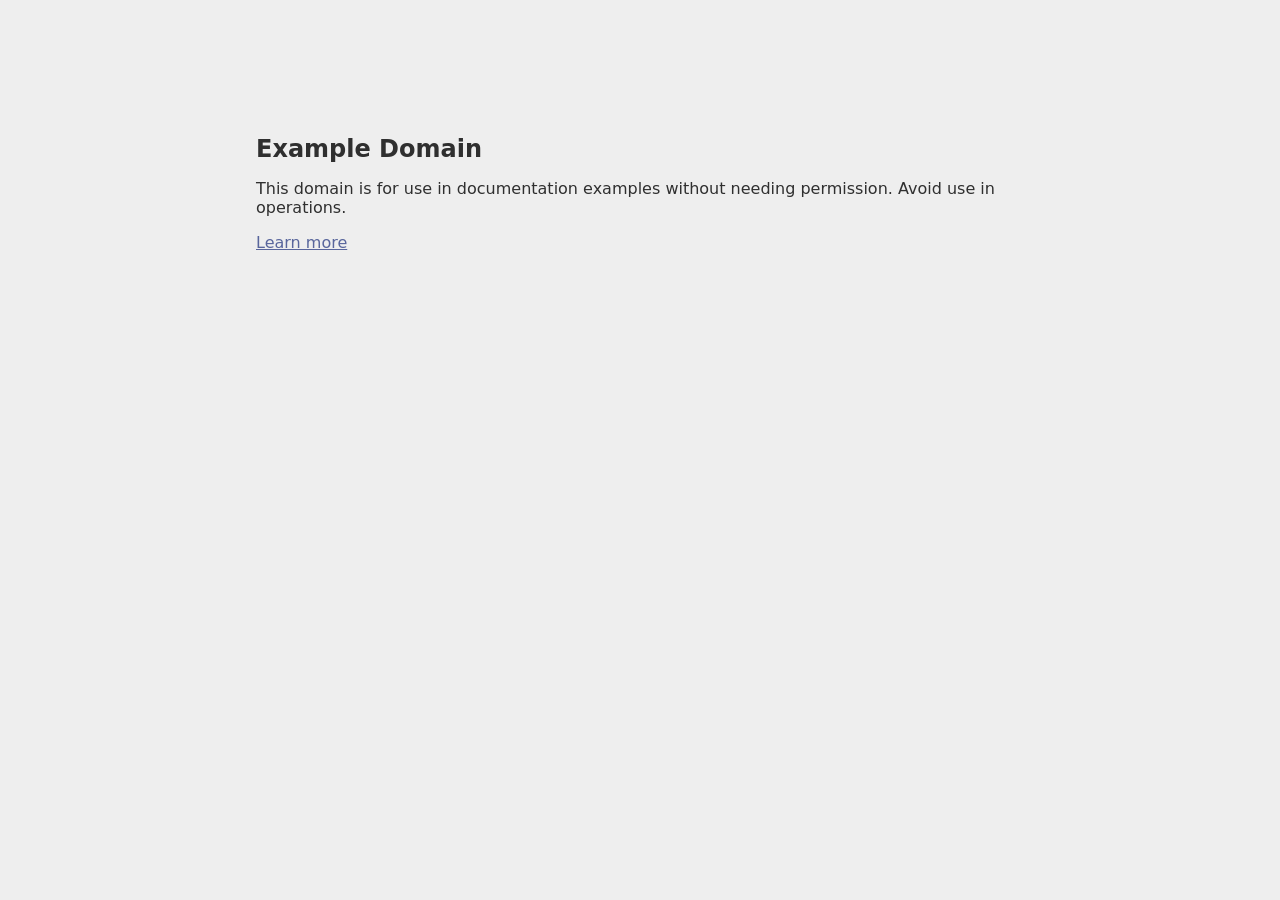
<file: files/examplecom.html>
<!doctype html><html lang="en"><head><title>Example Domain</title><link rel="icon" href="data:,"><meta name="viewport" content="width=device-width, initial-scale=1"><style>body{background:#eee;width:60vw;margin:15vh auto;font-family:system-ui,sans-serif}h1{font-size:1.5em}div{opacity:0.8}a:link,a:visited{color:#348}</style></head><body><div><h1>Example Domain</h1><p>This domain is for use in documentation examples without needing permission. Avoid use in operations.</p><p><a href="https://iana.org/domains/example">Learn more</a></p></div></body></html>
</file>
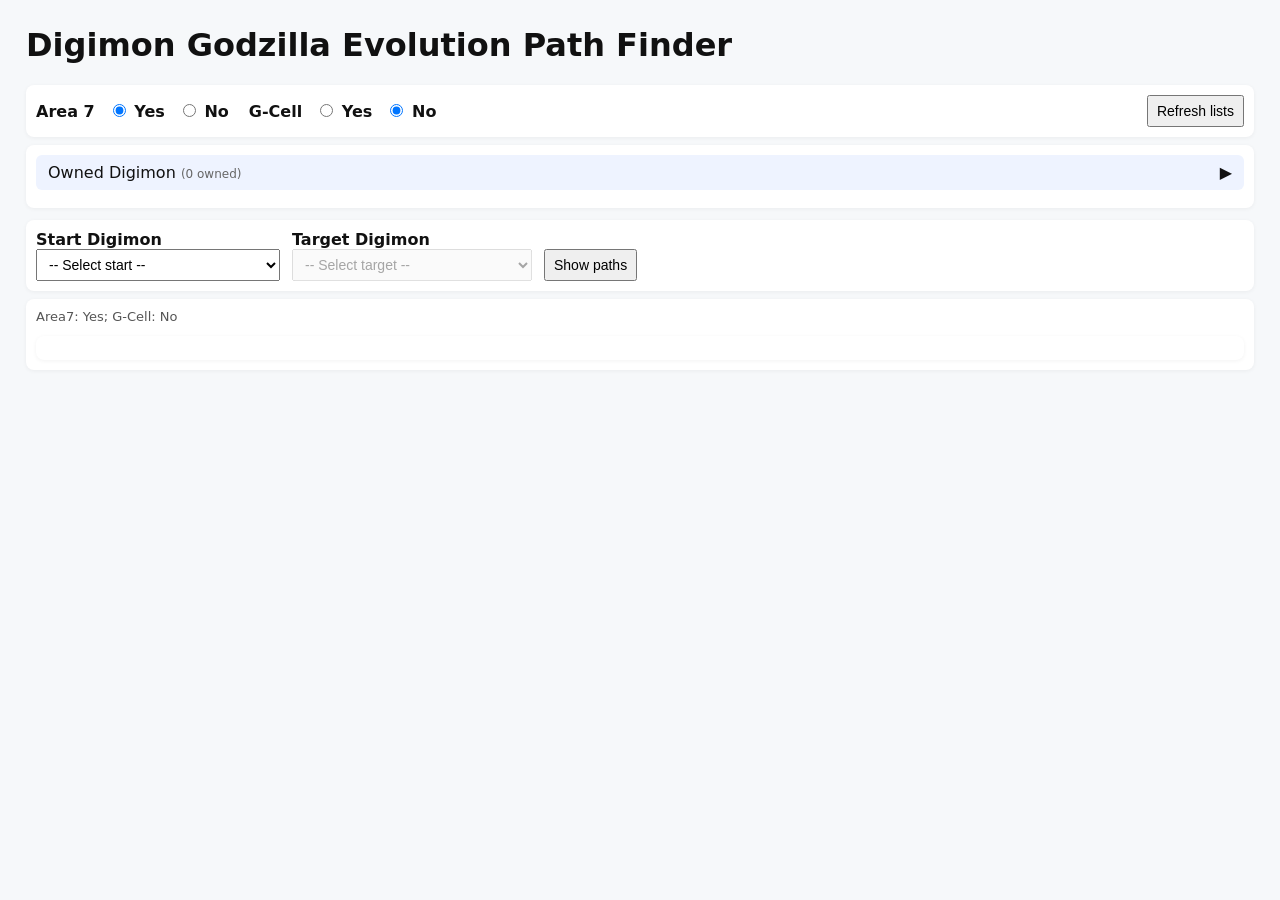
<file: html/dmgz_evolutions.html>
<!doctype html>
<html lang="en">
<head>
  <meta charset="utf-8" />
  <title>Digimon Godzilla Evolution Path Finder</title>
  <meta name="viewport" content="width=device-width,initial-scale=1" />
<style>
html { overflow-x:hidden; }
body { font-family: system-ui, -apple-system, "Segoe UI", Roboto, Arial; padding:18px; background:#f6f8fa; color:#111; }
h1 { margin-top:0; }
.row { display:flex; gap:12px; align-items:center; margin-bottom:8px; flex-wrap:wrap; max-width:100%; box-sizing:border-box; }
.control { background:white; padding:10px; border-radius:8px; box-shadow:0 1px 4px rgba(0,0,0,0.05); max-width:100%; box-sizing:border-box; }
.paths { white-space:pre-wrap; background:#fff; padding:12px; border-radius:8px; margin-top:12px; box-shadow:0 1px 4px rgba(0,0,0,0.05); max-width:100%; box-sizing:border-box; }
pre { white-space:pre-wrap; word-break:break-word; max-width:100%; box-sizing:border-box; }
label { margin-right:8px; font-weight:600; }
select { padding:6px 8px; font-size:14px; }
button { padding:6px 8px; font-size:14px; }
.alt { margin-left:8px; color:#333; }
.small { font-size:13px; color:#555; }
.muted { color:#666; font-size:13px; }
.chip { padding:6px 8px; border-radius:999px; background:#eef3ff; color:#133; display:inline-block; margin-right:6px; font-weight:600; }

/* Owned Digimon styles */
.owned-section { margin-bottom: 12px; }
.owned-header { cursor: pointer; padding: 8px 12px; background: #eef3ff; border-radius: 6px; margin-bottom: 8px; display: flex; align-items: center; justify-content: space-between; }
.owned-header:hover { background: #e0e7ff; }
.owned-container { display: none; max-height: 300px; overflow-y: auto; border: 1px solid #e1e4e8; border-radius: 6px; padding: 12px; background: #fafbfc; }
.owned-container.expanded { display: block; }
.owned-checkboxes { display: grid; grid-template-columns: repeat(auto-fill, minmax(200px, 1fr)); gap: 8px; }
.owned-checkbox { display: flex; align-items: center; gap: 6px; }
.owned-checkbox input { margin: 0; }
.owned-checkbox label { display: flex; align-items: center; gap: 6px; cursor: pointer; }
.digimon-image { width: 36px; height: 36px; object-fit: contain; }
.owned-count { font-size: 12px; color: #666; margin-left: auto; }
.toggle-icon { transition: transform 0.2s; }
.toggle-icon.rotated { transform: rotate(90deg); }
.owned-note { margin-top: 10px; padding: 8px; background: #f0f7ff; border-radius: 4px; font-size: 12px; color: #555; border-left: 3px solid #4a90e2; }
</style>
</head>
<body>
  <h1>Digimon Godzilla Evolution Path Finder</h1>
  
  <div class="row control">
    <div>
      <label>Area 7</label>
      <label><input type="radio" name="area7" value="yes" checked> Yes</label>
      <label><input type="radio" name="area7" value="no"> No</label>
    </div>

    <div>
      <label>G-Cell</label>
      <label><input type="radio" name="gcell" value="yes"> Yes</label>
      <label><input type="radio" name="gcell" value="no" checked> No</label>
    </div>

    <div style="margin-left:auto;">
      <button id="refreshBtn">Refresh lists</button>
    </div>
  </div>

  <!-- New Owned Digimon Section -->
  <div class="control owned-section">
    <div class="owned-header" id="ownedHeader">
      <span>Owned Digimon <span id="ownedCount" class="owned-count">(0 owned)</span></span>
      <span class="toggle-icon">▶</span>
    </div>
    <div class="owned-container" id="ownedContainer">
      <div class="owned-checkboxes" id="ownedCheckboxes">
        <!-- Checkboxes will be populated by JavaScript -->
      </div>
      <div class="owned-note">
        In Random mode, "?" indicates a Digimon you own.
      </div>
    </div>
  </div>

  <div class="row control">
    <div>
      <label>Start Digimon</label><br/>
      <select id="startSelect" style="min-width:220px;"></select>
    </div>

    <div>
      <label>Target Digimon</label><br/>
      <select id="targetSelect" style="min-width:240px;"></select>
    </div>

    <div style="align-self:flex-end;">
      <button id="showPaths">Show paths</button>
    </div>
  </div>

  <div class="control">
    <div id="summary" class="small"></div>
    <div id="paths" class="paths"></div>
  </div>

<script>
(async function(){
  const DATA_URL = 'dmgz_evolutions.json';
  let data = {};
  try {
    const r = await fetch(DATA_URL);
    if (!r.ok) throw new Error('Failed to fetch ' + DATA_URL + ' (status ' + r.status + ')');
    data = await r.json();
  } catch (e) {
    document.getElementById('paths').textContent = 'Error loading data: ' + e.message + '\nMake sure dmgz_evolutions.json is in the same folder as this HTML file.';
    return;
  }

  // Digimon name to image filename mapping
  function getImageFilename(digimonName) {
    const mapping = {
      "Agumon": "agu_animated.gif",
      "Baby Godzilla": "babygodzilla_animated.gif",
      "Biollante": "biollante_animated.gif",
      "Burning Godzilla": "burninggodzilla_animated.gif",
      "Chibi Godzilla": "chibigodzilla_animated.gif",
      "Chibi Mechagodzilla": "chibimechagodzilla_animated.gif",
      "Destoroyah": "destoroyah_animated.gif",
      "Fire Rodan": "firerodan_animated.gif",
      "Gigan": "gigan_animated.gif",
      "Godzilla (1954)": "godzilla_1954_animated.gif",
      "Godzilla (1994)": "godzilla_1994_animated.gif",
      "Godzilla (1999)": "godzilla_1999_animated.gif",
      "Godzilla Jr": "godzillajr_animated.gif",
      "Godzillasaurus": "godzillasaurus_animated.gif",
      "Greymon": "grey_animated.gif",
      "King Ghidorah": "kingghidorah_animated.gif",
      "Kiryu": "kiryu_animated.gif",
      "Koromon": "koro_animated.gif",
      "Little Godzilla": "littlegodzilla_animated.gif",
      "Mecha-King Ghidorah": "mechakingghidorah_animated.gif",
      "Mechagodzilla": "mechagodzilla_animated.gif",
      "Metal Greymon (Vaccine)": "metalgrey_va_animated.gif",
      "Metal Greymon: G-Erosion Mode": "metalgrey_g_animated.gif",
      "Monodramon": "monodra_animated.gif",
      "Mothra": "mothra_animated.gif",
      "Mugendramon: MFS-3": "mugendra_m_animated.gif",
      "Raremon": "rare_animated.gif",
      "Rodan": "rodan_animated.gif",
      "Skull Greymon: G-Erosion Mode": "skullgrey_g_animated.gif",
      "Space Godzilla": "spacegodzilla_animated.gif",
      "War Greymon": "wargrey_animated.gif",
      "War Greymon: G-Erosion Mode": "wargrey_g_animated.gif",
      "Zilla": "zilla_animated.gif"
    };
    return mapping[digimonName] || 'bota_animated.gif';
  }

  // localStorage functions
  function setStorage(key, value) {
    localStorage.setItem(key, JSON.stringify(value));
  }

  function getStorage(key) {
    try {
      return JSON.parse(localStorage.getItem(key));
    } catch (e) {
      return null;
    }
  }

  // Get all unique Digimon names from both base forms and evolution targets
  function getAllDigimonNames() {
    const allNames = new Set();
    
    // Add all base Digimon (keys in the data object)
    Object.keys(data).forEach(name => {
      allNames.add(name);
    });
    
    // Add all evolution targets
    Object.values(data).forEach(digimonData => {
      if (digimonData.evolutions) {
        digimonData.evolutions.forEach(evolution => {
          allNames.add(evolution.to);
        });
      }
    });
    
    // Convert to array
    return Array.from(allNames);
  }

  // Owned Digimon functions
  function loadOwnedDigimon() {
    return getStorage('dmgz_owned') || {};
  }

  function saveOwnedDigimon(owned) {
    setStorage('dmgz_owned', owned);
  }

  function updateOwnedCount() {
    const owned = loadOwnedDigimon();
    const count = Object.values(owned).filter(v => v).length;
    document.getElementById('ownedCount').textContent = `(${count} owned)`;
  }

  function populateOwnedCheckboxes() {
    const owned = loadOwnedDigimon();
    const container = document.getElementById('ownedCheckboxes');
    container.innerHTML = '';
    
    const allDigimonNames = getAllDigimonNames();
    
    allDigimonNames.forEach(name => {
      const checkbox = document.createElement('div');
      checkbox.className = 'owned-checkbox';
      const imageFilename = getImageFilename(name);
      const imagePath = `../image/DMGZ/${imageFilename}`;
      
      checkbox.innerHTML = `
        <input type="checkbox" id="owned_${name}" data-name="${name}" ${owned[name] ? 'checked' : ''}>
        <label for="owned_${name}">
          <img src="${imagePath}" alt="${name}" class="digimon-image" onerror="this.style.display='none'">
          ${name}
        </label>
      `;
      container.appendChild(checkbox);
    });
    
    // Add event listeners to checkboxes - auto-save on change
    container.querySelectorAll('input[type="checkbox"]').forEach(checkbox => {
      checkbox.addEventListener('change', function() {
        const owned = loadOwnedDigimon();
        owned[this.dataset.name] = this.checked;
        saveOwnedDigimon(owned);
        updateOwnedCount();
      });
    });
    
    updateOwnedCount();
  }

  function allowedValuesFromChoice(choice) { return choice === 'yes' ? [true, 'Any'] : [false, 'Any']; }
  function condMatchesGArea(cond, allowedG, allowedA) {
    const g = cond['G-Cell'], a = cond['area7'];
    return (g==='Any'||allowedG.includes(g)) && (a==='Any'||allowedA.includes(a));
  }
  function edgeAllowed(evo, allowedG, allowedA) { return evo.conditions.some(c => condMatchesGArea(c, allowedG, allowedA)); }

  const digimonNames = Object.keys(data);
  const startSelect = document.getElementById('startSelect');
  const targetSelect = document.getElementById('targetSelect');
  const refreshBtn = document.getElementById('refreshBtn');
  const showBtn = document.getElementById('showPaths');
  const pathsEl = document.getElementById('paths');
  const summaryEl = document.getElementById('summary');

  // Owned Digimon elements
  const ownedHeader = document.getElementById('ownedHeader');
  const ownedContainer = document.getElementById('ownedContainer');
  const toggleIcon = ownedHeader.querySelector('.toggle-icon');

  function readChoice(name) {
    const radios = document.getElementsByName(name);
    for (const r of radios) if (r.checked) return r.value;
    return 'yes';
  }

  function reachableFrom(start, allowedG, allowedA) {
    const visited = new Set(), finalTargets = new Set(), stack = [start];
    visited.add(start);
    while(stack.length){
      const node = stack.pop();
      const evos = data[node]?.evolutions || [];
      let hadAllowedChild = false;
      for(const evo of evos){
        if(edgeAllowed(evo, allowedG, allowedA)){
          hadAllowedChild = true;
          if(!visited.has(evo.to)) { visited.add(evo.to); stack.push(evo.to); }
        }
      }
      if(!hadAllowedChild) finalTargets.add(node);
    }
    return { visited, finals: finalTargets };
  }

  function computeStartOptions(allowedG, allowedA) {
    const options = [];
    for(const name of digimonNames){
      const nodeEvos = data[name]?.evolutions||[];
      if(nodeEvos.some(e=>edgeAllowed(e, allowedG, allowedA))) options.push(name);
    }
    return options;
  }

  function computeFinalTargetsForStart(start, allowedG, allowedA){
    const res = reachableFrom(start, allowedG, allowedA);
    return Array.from(res.finals);
  }

  function condToReadable(c){
    const parts=[];
    if(c['G-Cell']!=='Any') parts.push(c['G-Cell']===true?'Hatched from G-Cell':'Not hatched from G-Cell');
    if(c['area7']!=='Any') parts.push(c['area7']===true?'Clear Area 7':'Not clear Area 7');
    if(c['mistake'] && c['mistake']!=='Any') parts.push('Care Mistakes ' + (c['mistake'].endsWith('-0')?c['mistake'].split('-')[0]+'+':c['mistake']));
    if(c['color'] && c['color']!=='Any'){ const m=c['color'].match(/^([rby])(.+)$/i); if(m){const letter=m[1].toLowerCase(),nums=m[2],colorName=letter==='r'?'Red':letter==='b'?'Blue':'Yellow'; parts.push(nums.endsWith('-0')?`${colorName} G-cells ${nums.split('-')[0]}+`:`${colorName} G-cells ${nums}`);} else parts.push('Color '+c['color']); }
    if(c['battle']!=='Any') parts.push(c['battle']===true?'15+ Battles (80%+ Win)':'No Battles');
    return parts.join(', ');
  }

  function matchingConditionsForEdge(evo, allowedG, allowedA){
    return evo.conditions.filter(c=>condMatchesGArea(c, allowedG, allowedA)).map(c=>({raw:c,text:condToReadable(c)}));
  }

  function findAllPaths(start, target, allowedG, allowedA){
    const results=[];
    const visited=new Set();
    function dfs(node,path){
      if(path.length>40) return;
      if(node===target){ results.push([...path]); return; }
      visited.add(node);
      const evos=data[node]?.evolutions||[];
      for(const evo of evos){
        if(!edgeAllowed(evo, allowedG, allowedA)) continue;
        const child=evo.to;
        if(visited.has(child)) continue;
        path.push({from:node,to:child,evo});
        dfs(child,path);
        path.pop();
      }
      visited.delete(node);
    }
    dfs(start,[]);
    return results;
  }

  function populateStartAndTargets(){
    const areaChoice=readChoice('area7'), gcellChoice=readChoice('gcell');
    const allowedG=allowedValuesFromChoice(gcellChoice), allowedA=allowedValuesFromChoice(areaChoice);
    const starts=computeStartOptions(allowedG, allowedA);
    startSelect.innerHTML=''; const startPlaceholder=document.createElement('option'); startPlaceholder.value=''; startPlaceholder.textContent='-- Select start --'; startSelect.appendChild(startPlaceholder);
    for(const s of starts){ const o=document.createElement('option'); o.value=s; o.textContent=s; startSelect.appendChild(o); }
    targetSelect.innerHTML=''; const opt=document.createElement('option'); opt.value=''; opt.textContent='-- Select target --'; targetSelect.appendChild(opt); targetSelect.disabled=true;
    summaryEl.textContent=`Area7: ${areaChoice==='yes'?'Yes':'No'}; G-Cell: ${gcellChoice==='yes'?'Yes':'No'}`;
    pathsEl.textContent='';
  }

  startSelect.addEventListener('change',()=>{
    const start=startSelect.value;
    targetSelect.innerHTML='';
    if(!start){ targetSelect.disabled=true; return; }
    const areaChoice=readChoice('area7'), gcellChoice=readChoice('gcell');
    const allowedG=allowedValuesFromChoice(gcellChoice), allowedA=allowedValuesFromChoice(areaChoice);
    const finals=computeFinalTargetsForStart(start, allowedG, allowedA);
    targetSelect.disabled=false;
    const rand=document.createElement('option'); rand.value='__RANDOM__'; rand.textContent='Random (mask species names)'; targetSelect.appendChild(rand);
    for(const f of finals){ const o=document.createElement('option'); o.value=f; o.textContent=f; targetSelect.appendChild(o); }
    if(finals.length===0){ targetSelect.innerHTML=''; const o=document.createElement('option'); o.value=''; o.textContent='-- No reachable final targets --'; targetSelect.appendChild(o); targetSelect.disabled=true; }
    pathsEl.textContent='';
  });

  refreshBtn.addEventListener('click',()=>{ populateStartAndTargets(); });

  showBtn.addEventListener('click',()=>{
    const start=startSelect.value, targetVal=targetSelect.value;
    if(!start){ pathsEl.textContent='Please select a Start Digimon.'; return; }
    if(!targetVal){ pathsEl.textContent='Please select a Target Digimon (or Random).'; return; }
    const areaChoice=readChoice('area7'), gcellChoice=readChoice('gcell');
    const allowedG=allowedValuesFromChoice(gcellChoice), allowedA=allowedValuesFromChoice(areaChoice);
    const finals=computeFinalTargetsForStart(start, allowedG, allowedA);
    if(finals.length===0){ pathsEl.textContent='No reachable final targets from selected start under current Area7/G-Cell settings.'; return; }

    let chosenTarget=targetVal;
    const isRandom=targetVal==='__RANDOM__';
    if(isRandom) chosenTarget=finals[Math.floor(Math.random()*finals.length)];
    const allPaths=findAllPaths(start, chosenTarget, allowedG, allowedA);
    if(allPaths.length===0){ pathsEl.textContent=start===chosenTarget?`Start is already the final form (${start}). No evolution steps.`:'No valid paths found from start to target under current settings.'; return; }

    if(isRandom) {
        for(let i = allPaths.length - 1; i > 0; i--) {
            const j = Math.floor(Math.random() * (i + 1));
            [allPaths[i], allPaths[j]] = [allPaths[j], allPaths[i]];
        }
    }
    
    // Get owned Digimon for masking logic
    const ownedDigimon = loadOwnedDigimon();
    
    pathsEl.innerHTML='';
    const summaryDiv=document.createElement('div'); summaryDiv.textContent=`Start: ${start}, Target: ${isRandom?'Random (masked)':chosenTarget}, Paths found: ${allPaths.length}`; summaryDiv.style.marginBottom='12px'; pathsEl.appendChild(summaryDiv);

    allPaths.forEach((path,idx)=>{
      const pathDiv=document.createElement('div'); pathDiv.style.marginBottom='16px'; pathDiv.style.padding='8px'; pathDiv.style.border='1px solid #ddd'; pathDiv.style.borderRadius='8px'; pathDiv.style.background='#fafafa';
      const speciesLine=[start,...path.map(step=>step.to)];
      
      // For random mode, show "?" for owned Digimon, "???" for unowned, optional "◓"
      const displaySpecies=speciesLine.map((s,i)=>{
        if(!isRandom || i === 0) return s; 
        return ownedDigimon[s] ? '?' : '???';
      });
      
      let pathText=`Path ${idx+1}: ${displaySpecies.join(' -> ')}\n`;
      path.forEach((step,i)=>{
        // For step details, also use "?" for owned Digimon in random mode
        const fromDisplay = isRandom ? (ownedDigimon[step.from] ? '?' : '???') : step.from;
        const toDisplay = isRandom ? (ownedDigimon[step.to] ? '?' : '???') : step.to;
        
        const matches=matchingConditionsForEdge(step.evo,allowedG,allowedA);
        pathText+=`\n  Step ${i+1}: ${fromDisplay} -> ${toDisplay}\n`;
        if(matches.length===0) pathText+='    (No specific conditions to show)\n';
        else matches.forEach(m=>{ const text=m.text||'(no special conditions)'; pathText+=`    - ${text}\n`; });
      });
      const pre=document.createElement('pre'); pre.textContent=pathText; pathDiv.appendChild(pre);
      const copyBtn=document.createElement('button'); copyBtn.textContent='Copy'; copyBtn.style.marginTop='4px'; copyBtn.style.padding='4px 8px'; copyBtn.style.fontSize='13px';
      copyBtn.addEventListener('click',()=>{ navigator.clipboard.writeText(pathText).then(()=>{ copyBtn.textContent='Copied!'; setTimeout(()=>copyBtn.textContent='Copy',1000); }); });
      pathDiv.appendChild(copyBtn);
      pathsEl.appendChild(pathDiv);
    });
  });

  // Owned Digimon event listeners
  ownedHeader.addEventListener('click', () => {
    ownedContainer.classList.toggle('expanded');
    toggleIcon.classList.toggle('rotated');
  });

  // Initialize the page
  populateStartAndTargets();
  populateOwnedCheckboxes();
  
  if(startSelect.options.length===2){ startSelect.selectedIndex=1; startSelect.dispatchEvent(new Event('change')); }
})();
</script>
</body>
</html>
</file>
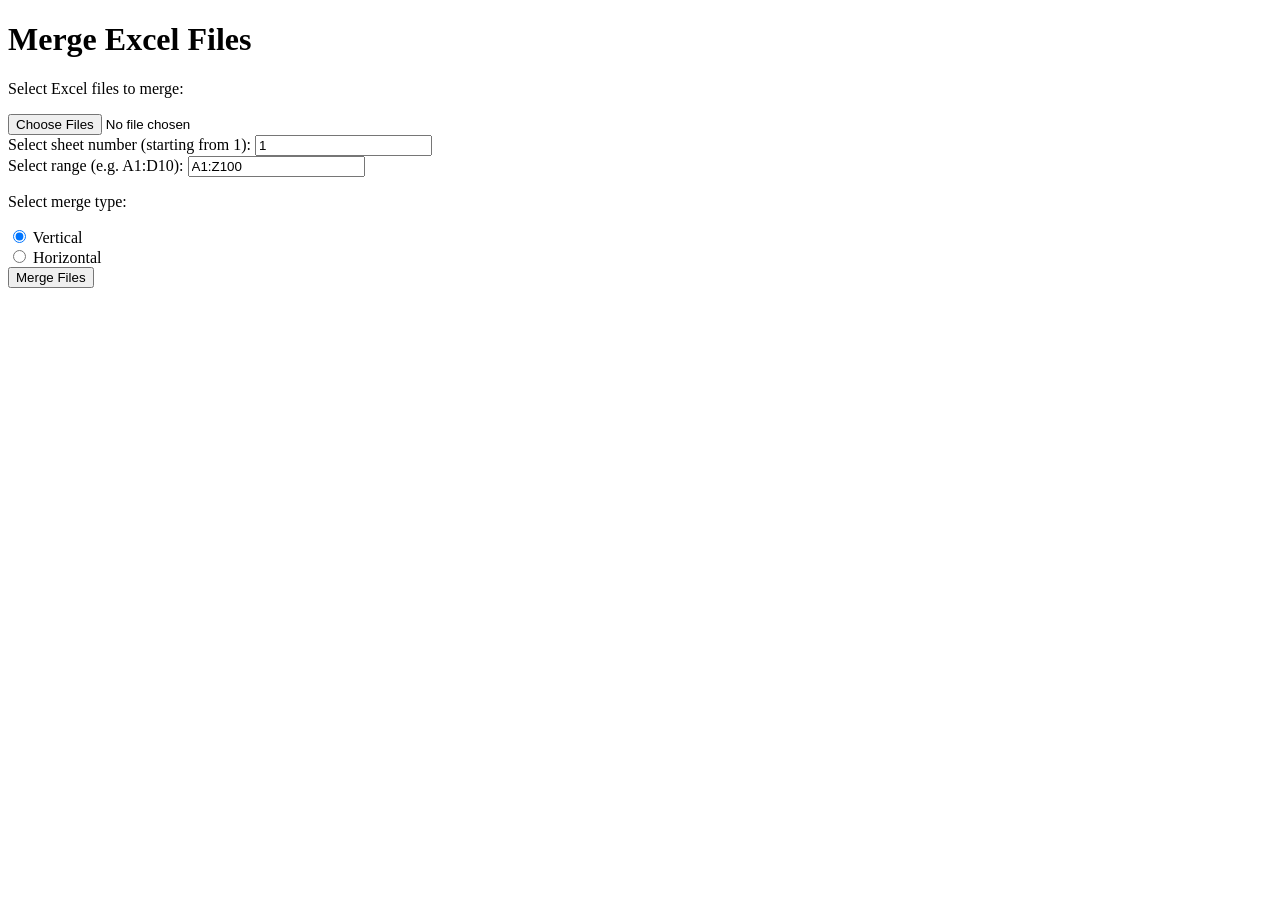
<file: html/excelmerge.html>
<!DOCTYPE html>
<html>
  <head>
    <meta charset="UTF-8" />
    <title>Merge Excel Files</title>
  </head>
  <body>
    <h1>Merge Excel Files</h1>
    <p>Select Excel files to merge:</p>
    <input type="file" id="files" multiple /><br />
    <label for="sheet">Select sheet number (starting from 1):</label>
    <input type="number" id="sheet" min="1" value="1" /><br />
    <label for="range">Select range (e.g. A1:D10):</label>
    <input type="text" id="range" value="A1:Z100" /><br />
    <p>Select merge type:</p>
    <input type="radio" id="vertical" name="mergeType" value="vertical" checked />
    <label for="vertical">Vertical</label><br />
    <input type="radio" id="horizontal" name="mergeType" value="horizontal" />
    <label for="horizontal">Horizontal</label><br />
    <button onclick="mergeFiles()">Merge Files</button>
    <div id="output"></div>

    <script src="../lib/xlsx.full.min.js"></script>
    <script>
      function s2ab(s) {
        var buf = new ArrayBuffer(s.length);
        var view = new Uint8Array(buf);
        for (var i = 0; i < s.length; i++) view[i] = s.charCodeAt(i) & 0xff;
        return buf;
      }

      async function mergeFiles() {
        const sheetNumber = parseInt(document.getElementById("sheet").value) - 1;
        const range = document.getElementById("range").value;
        const files = document.getElementById("files").files;
        const mergeType = document.querySelector('input[name="mergeType"]:checked').value;
        const output = document.getElementById("output");

        console.log("range:", range); // log range to check if it's valid

        const workbooks = await Promise.all(
          Array.from(files).map((file) => {
            const reader = new FileReader();
            return new Promise((resolve, reject) => {
              reader.onload = (e) => {
                const workbook = XLSX.read(e.target.result, { type: "binary" });
                resolve(workbook);
              };
              reader.readAsBinaryString(file);
            });
          })
        );

        const sheets = workbooks.map((workbook) => workbook.Sheets[workbook.SheetNames[sheetNumber]]);
        const rows = sheets.map((sheet) => XLSX.utils.sheet_to_json(sheet, { range, header: 1 }));

        let mergedRows;
        if (mergeType === "vertical") {
          mergedRows = rows.flat();
        } else {
          mergedRows = rows.reduce((acc, cur) => acc.map((v, i) => v.concat(cur[i])), Array(rows[0].length).fill([]));
        }

        const mergedWorkbook = XLSX.utils.book_new();
        const mergedSheet = XLSX.utils.aoa_to_sheet(mergedRows);
        XLSX.utils.book_append_sheet(mergedWorkbook, mergedSheet, "Merged Data");
        const mergedBlob = new Blob([s2ab(XLSX.write(mergedWorkbook, { bookType: "xlsx", type: "binary" }))], {
          type: "application/octet-stream",
        });
    const downloadLink = URL.createObjectURL(mergedBlob);
    const fileName = "merged.xlsx";
    const a = document.createElement("a");
    a.href = downloadLink;
    a.download = fileName;
    a.click();
    output.innerText = `Merged file "${fileName}" has been downloaded.`;
  }
</script>
  </body>
</html>
</file>
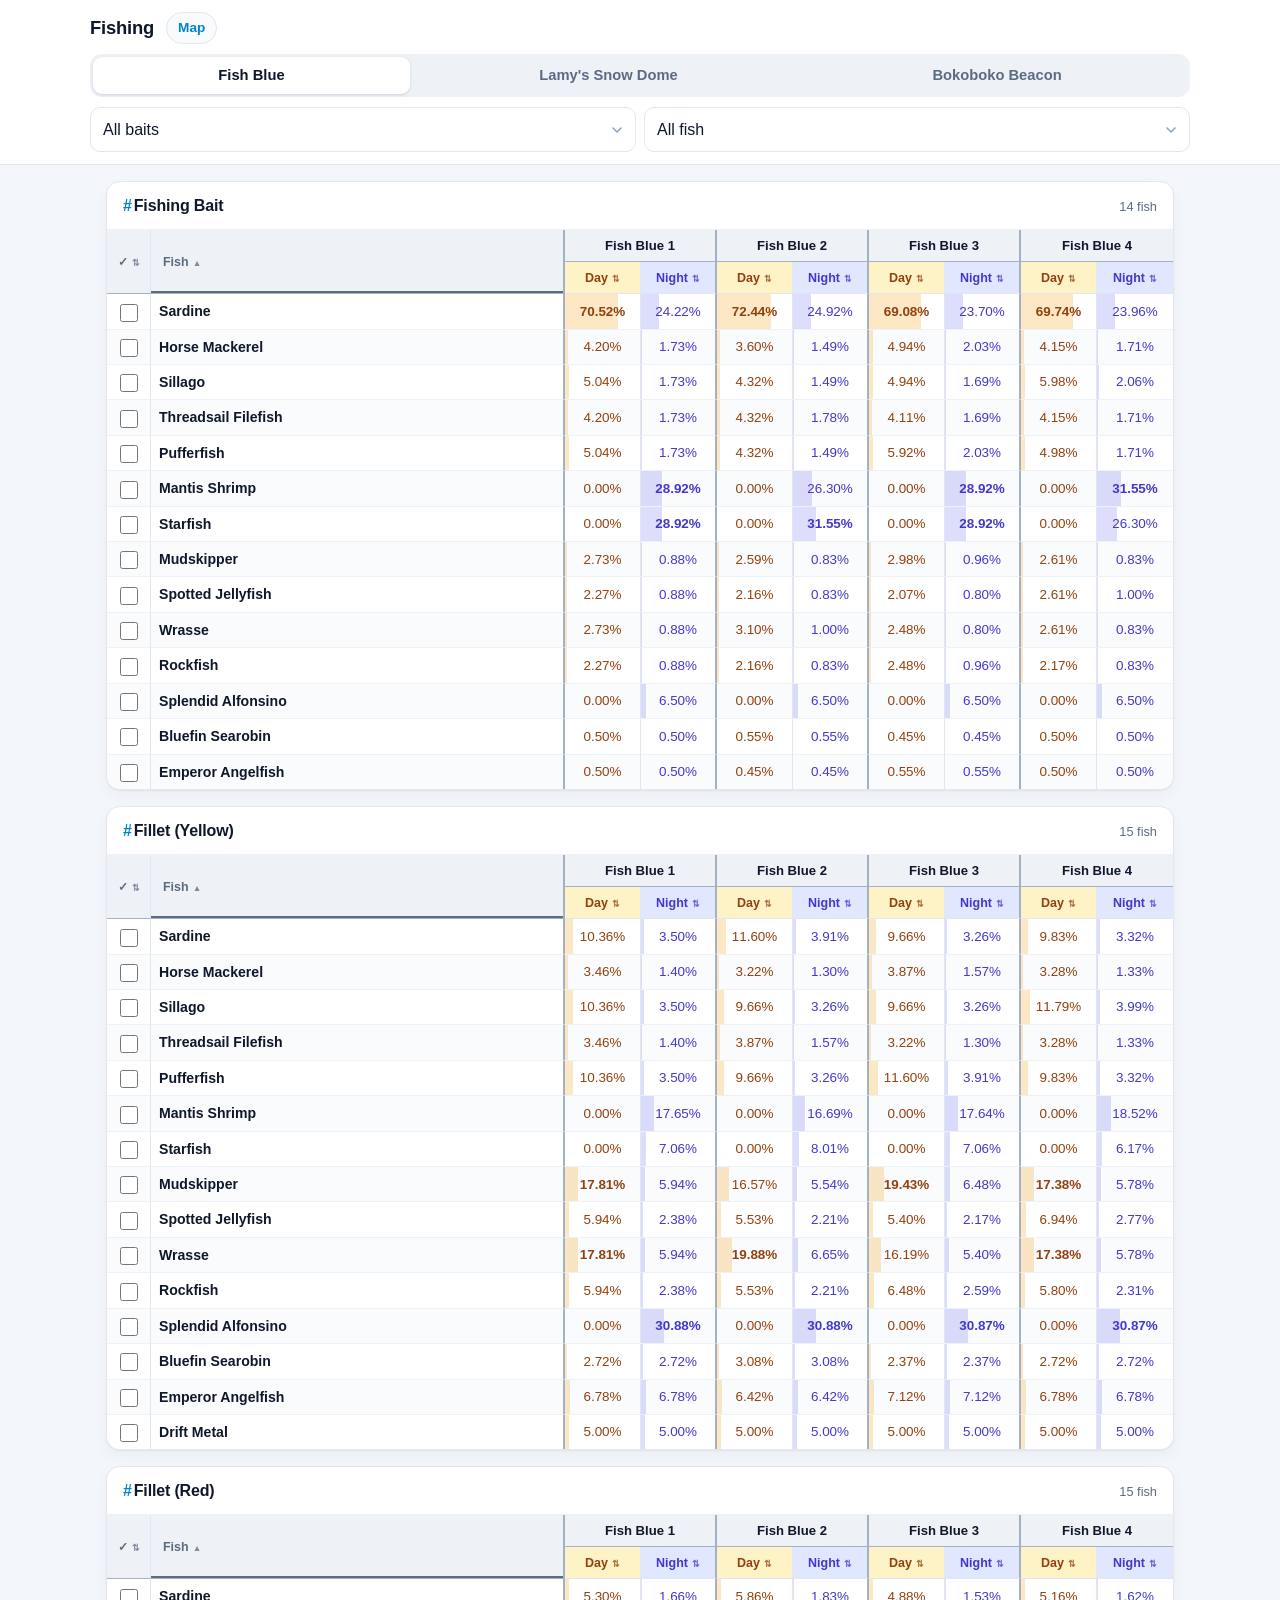
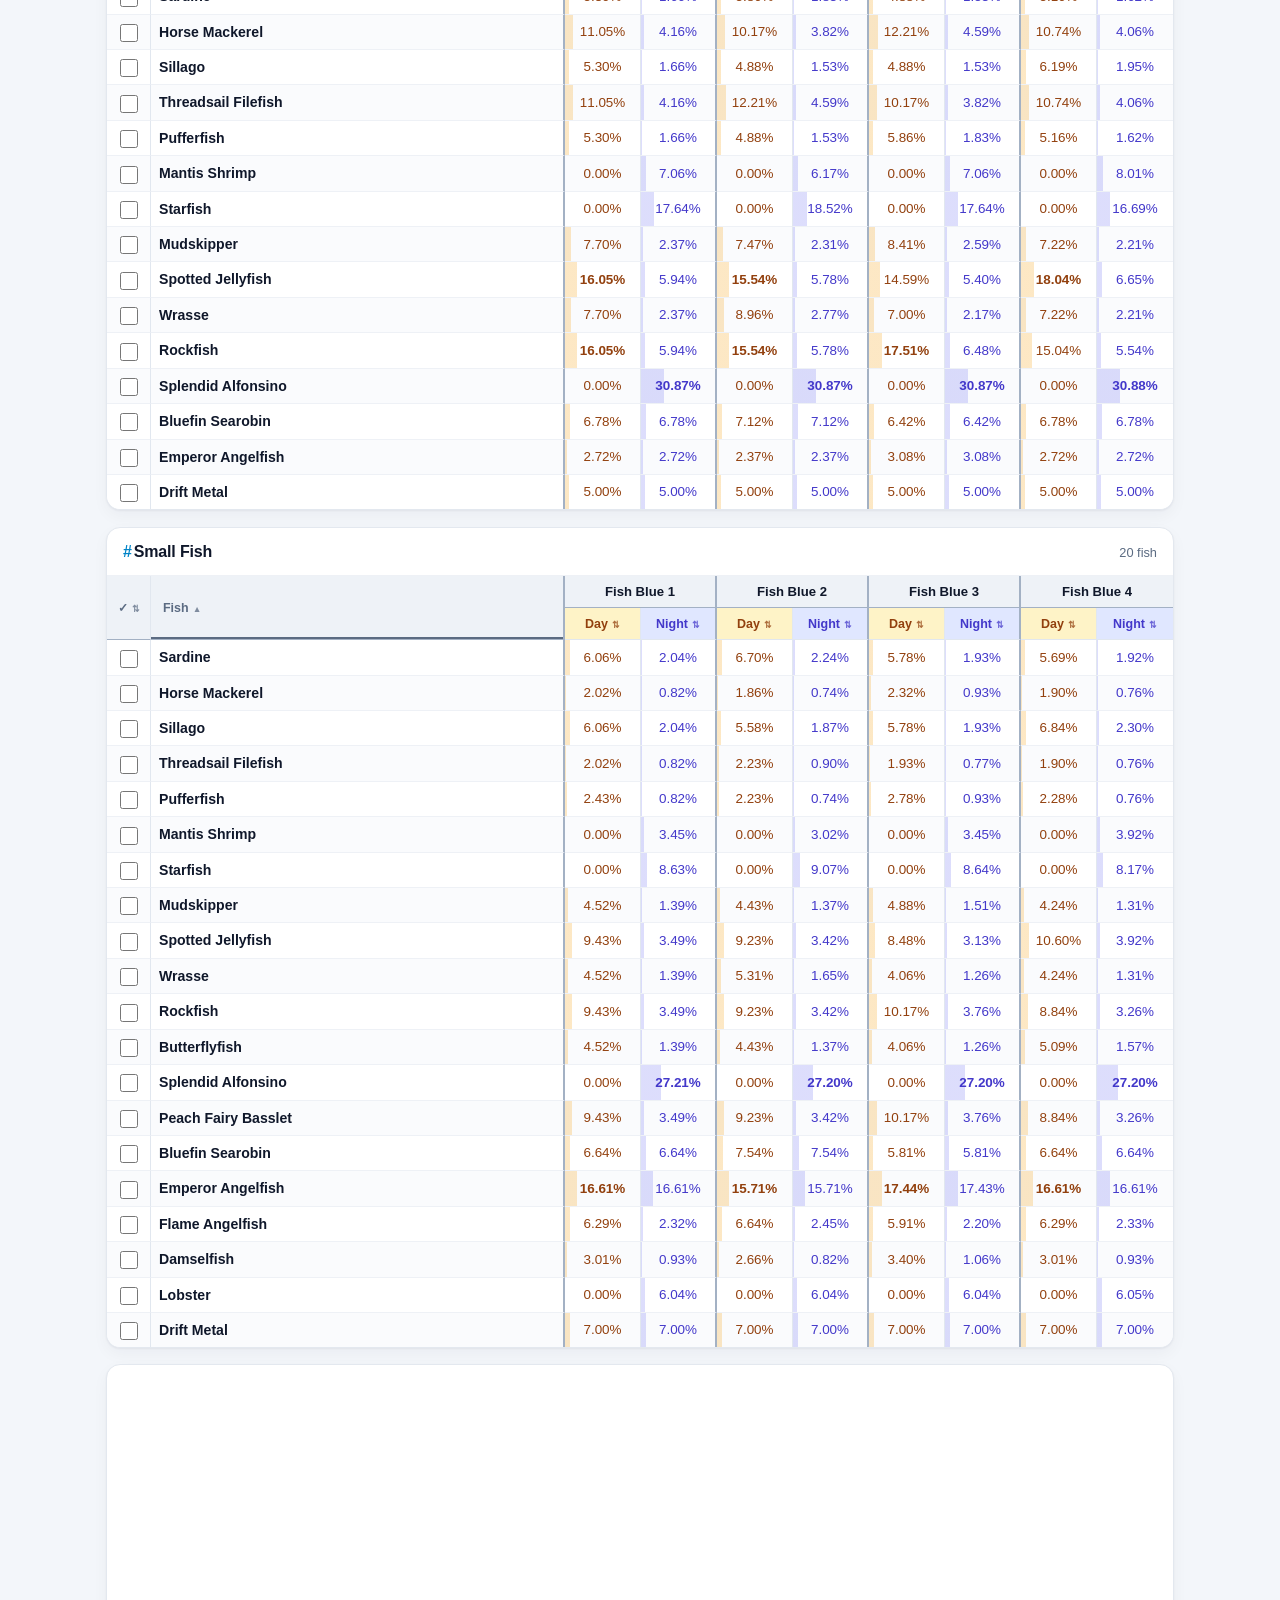
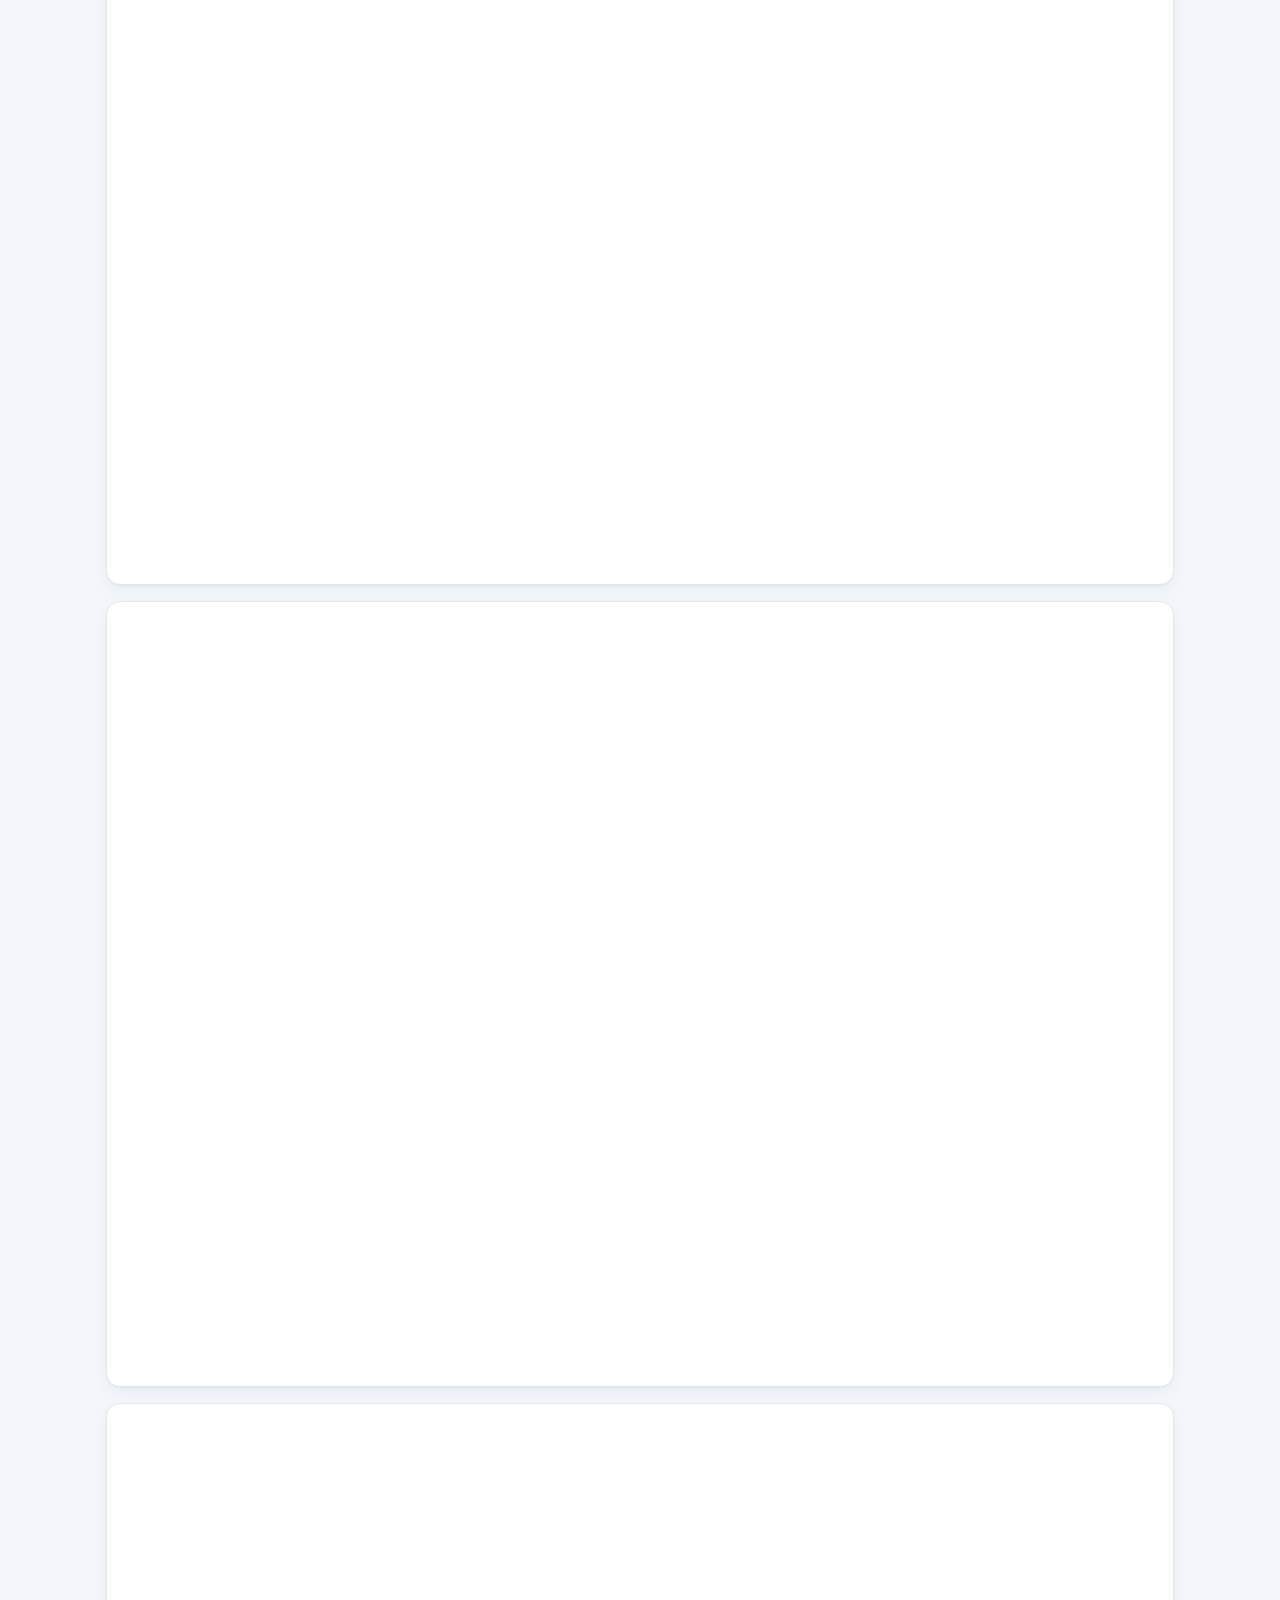
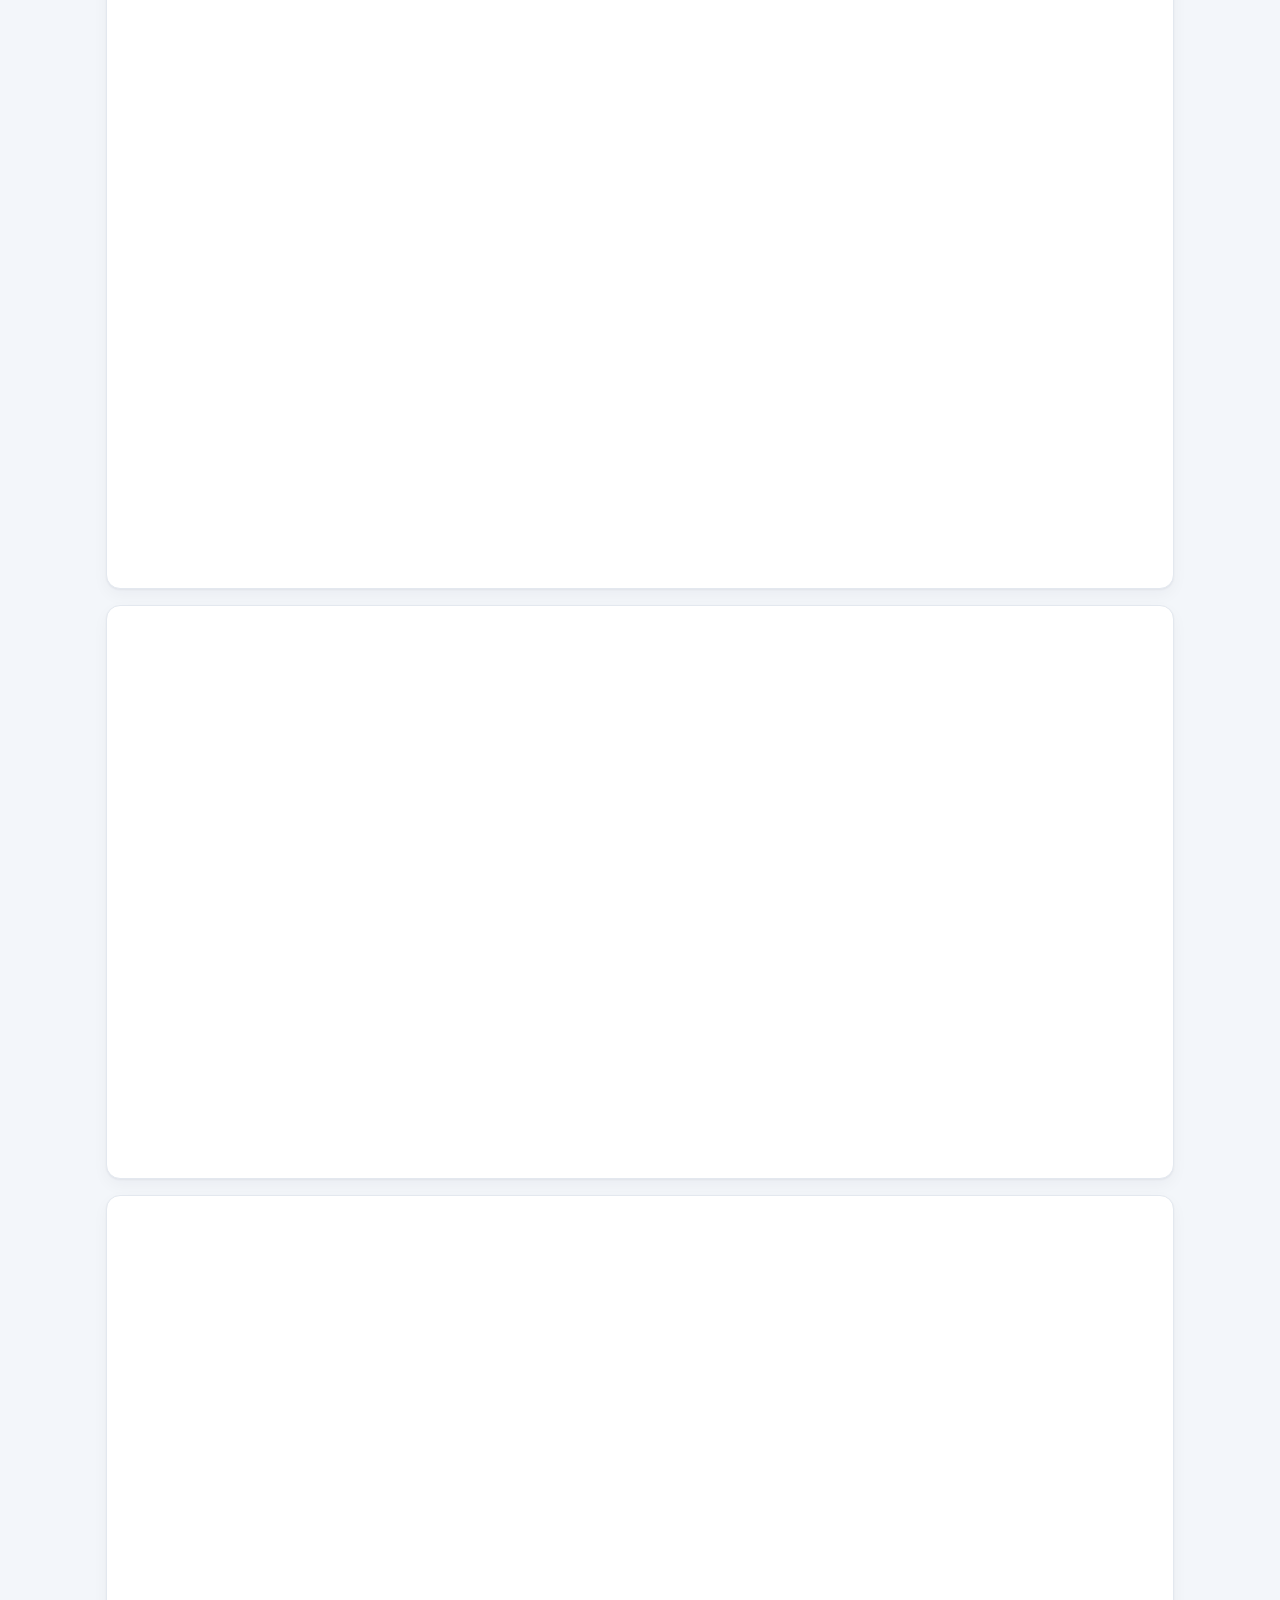
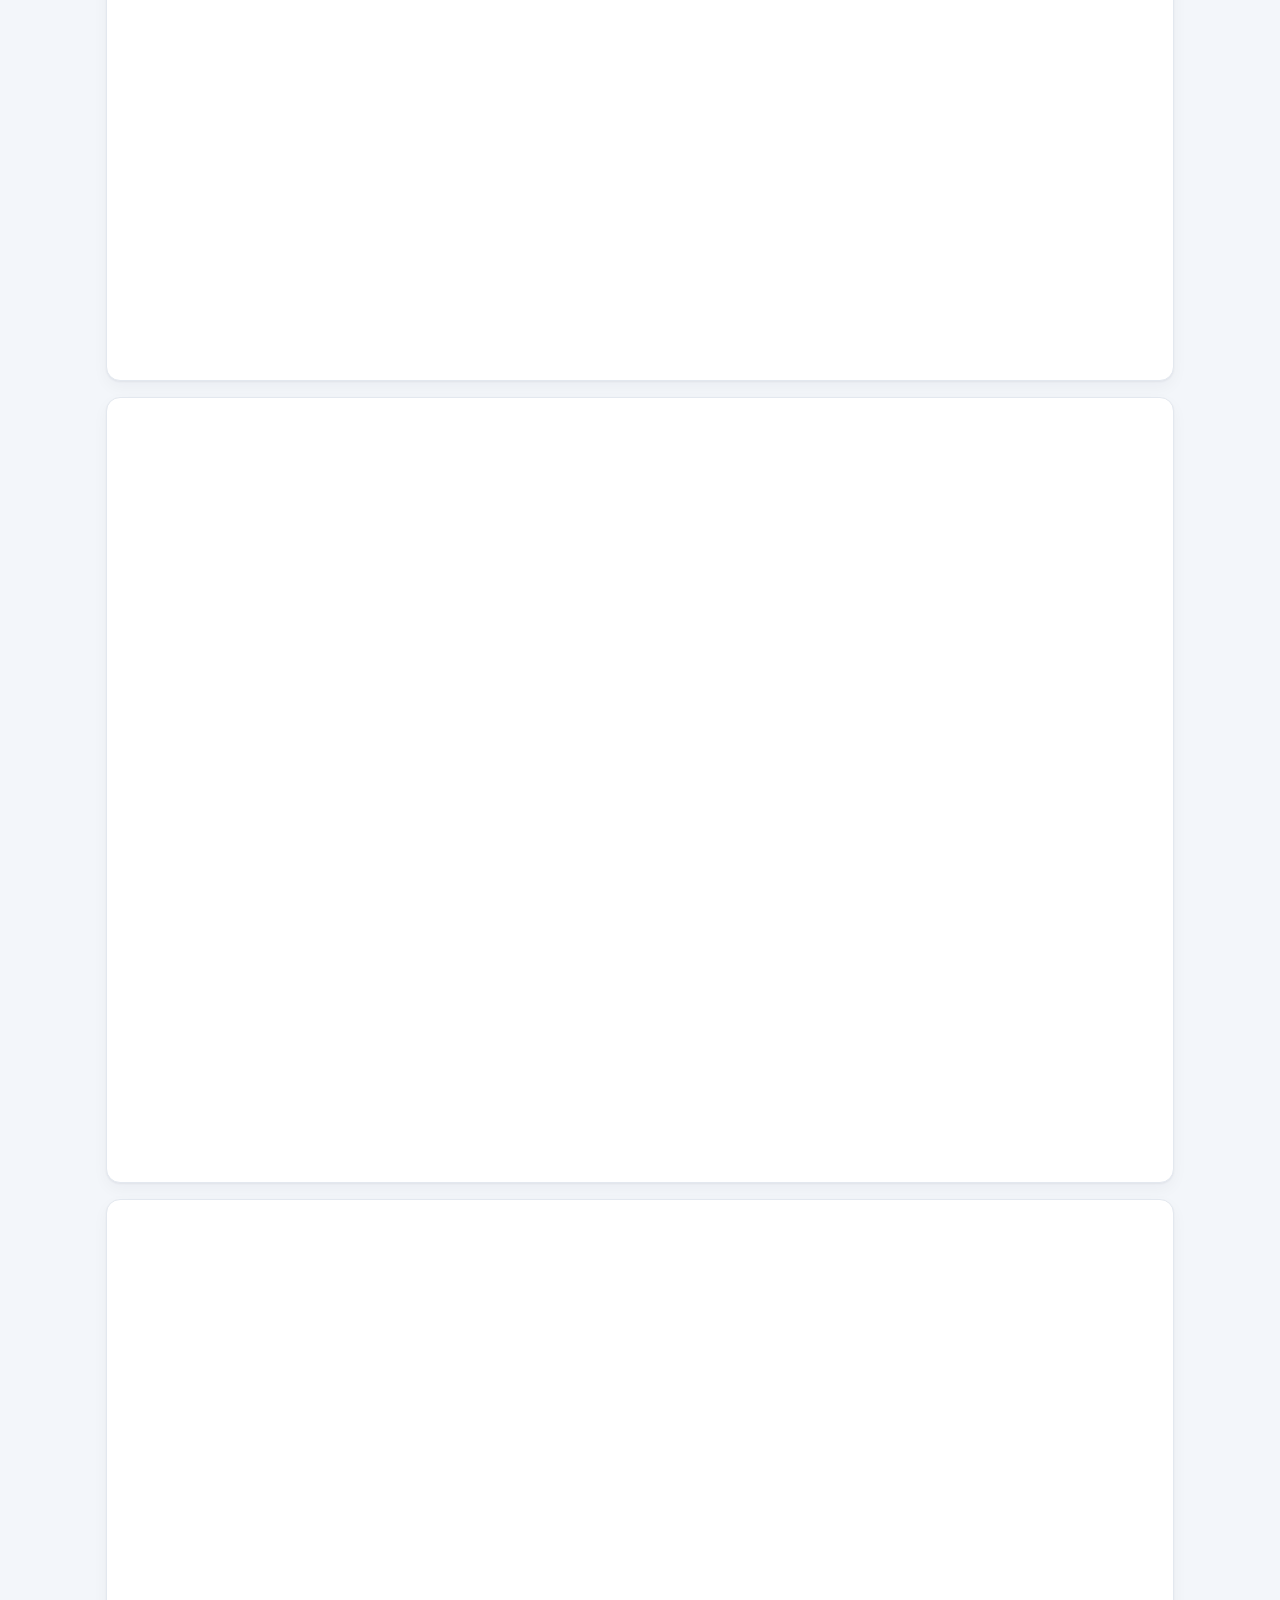
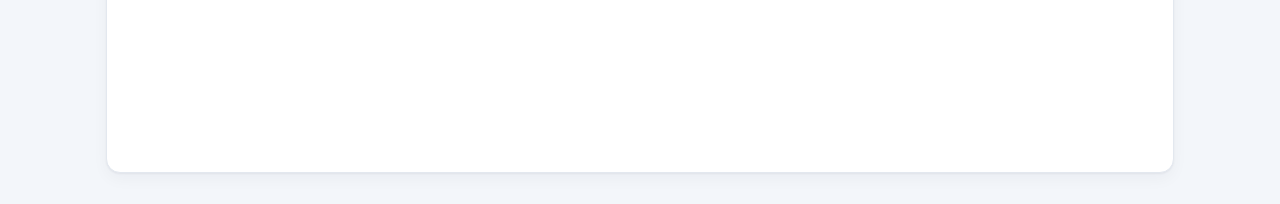
<file: html/holodori_fish.html>
<!DOCTYPE html>
<html lang="en">
<head>
<meta charset="utf-8">
<meta name="viewport" content="width=device-width, initial-scale=1, viewport-fit=cover">
<meta name="color-scheme" content="light dark">
<title>Fishing</title>
<style>
:root{
  --bg:#f3f6fa;--card:#fff;--border:#e3e8ef;--border-2:#eef1f6;--col-line:#e1e7ef;--group-line:#a3b1c4;
  --text:#0f172a;--muted:#5b6b82;--head:#f8fafc;--head-2:#eef2f7;--accent:#0284c7;--accent-soft:#e0f2fe;
  --noon-soft:#fef3c7;--noon-ink:#92400e;--noon-bar:rgba(245,158,11,.24);
  --night-soft:#e0e7ff;--night-ink:#4338ca;--night-bar:rgba(99,102,241,.22);
  --row-alt:#fafbfd;--row-hover:#eef3f9;--err-bg:#fef2f2;--err-bd:#fecaca;--err:#b91c1c;
  --shadow:0 1px 2px rgba(15,23,42,.05),0 6px 16px rgba(15,23,42,.04);
  --own:44px;
}
@media (prefers-color-scheme:dark){:root{
  --bg:#0b1220;--card:#111a2b;--border:#233047;--border-2:#1b2639;--col-line:#223049;--group-line:#51627c;
  --text:#e6edf7;--muted:#93a4bc;--head:#152033;--head-2:#18253a;--accent:#38bdf8;--accent-soft:rgba(56,189,248,.16);
  --noon-soft:rgba(245,158,11,.14);--noon-ink:#fcd34d;--noon-bar:rgba(245,158,11,.32);
  --night-soft:rgba(129,140,248,.16);--night-ink:#a5b4fc;--night-bar:rgba(129,140,248,.34);
  --row-alt:#0f1829;--row-hover:#1a283d;--err-bg:#2a1215;--err-bd:#5b2126;--err:#fca5a5;--shadow:none;
}}
*{box-sizing:border-box}
html,body{margin:0;padding:0}
body{font:16px/1.45 -apple-system,BlinkMacSystemFont,"Segoe UI",Roboto,"Helvetica Neue",Arial,sans-serif;
  background:var(--bg);color:var(--text);-webkit-font-smoothing:antialiased;padding-bottom:env(safe-area-inset-bottom)}
:focus-visible{outline:2px solid var(--accent);outline-offset:2px}

header{background:var(--card);border-bottom:1px solid var(--border);padding:max(12px,env(safe-area-inset-top)) 16px 12px}
@media (min-height:700px){header{position:sticky;top:0;z-index:20}}
.bar{max-width:1100px;margin:0 auto;display:grid;gap:10px}
header h1{margin:0;font-size:1.15rem;font-weight:700;letter-spacing:-.01em}
.title{display:flex;align-items:center;gap:12px}
.map-link{display:inline-flex;align-items:center;gap:6px;padding:5px 11px;border-radius:999px;border:1px solid var(--border);
  background:var(--head);color:var(--accent);font-size:.85rem;font-weight:600;text-decoration:none;transition:background .12s,border-color .12s}
.map-link:hover{background:var(--accent-soft);border-color:var(--accent)}

.seg{display:flex;gap:4px;padding:3px;background:var(--head-2);border-radius:12px;overflow-x:auto;scrollbar-width:none}
.seg::-webkit-scrollbar{display:none}
.seg button{flex:1 0 auto;font:inherit;font-size:.92rem;font-weight:600;padding:8px 14px;border:0;border-radius:9px;
  background:none;color:var(--muted);cursor:pointer;white-space:nowrap;transition:background .12s,color .12s}
.seg button:hover{color:var(--text)}
.seg button[aria-selected=true]{background:var(--card);color:var(--text);box-shadow:0 1px 3px rgba(15,23,42,.14)}

.filters{display:grid;gap:8px}
@media (min-width:560px){.filters{grid-template-columns:1fr 1fr}}
select{font:inherit;font-size:1rem;width:100%;min-width:0;padding:10px 34px 10px 12px;border-radius:10px;
  border:1px solid var(--border);background-color:var(--card);color:var(--text);transition:border-color .12s,box-shadow .12s;appearance:none;-webkit-appearance:none;cursor:pointer;background-repeat:no-repeat;background-position:right 12px center;
  background-image:url("data:image/svg+xml;utf8,<svg xmlns='http://www.w3.org/2000/svg' width='12' height='12' viewBox='0 0 12 12'><path d='M2 4l4 4 4-4' stroke='%2393a4bc' stroke-width='1.6' fill='none' stroke-linecap='round' stroke-linejoin='round'/></svg>")}
select:focus{outline:none;border-color:var(--accent);box-shadow:0 0 0 3px var(--accent-soft)}
select:disabled{opacity:.55;cursor:not-allowed}

main{padding:16px;max-width:1100px;margin:0 auto}
#status{margin-bottom:12px;padding:10px 14px;background:var(--err-bg);border:1px solid var(--err-bd);color:var(--err);border-radius:10px;font-size:.9rem}
#status:empty{display:none}
.empty{text-align:center;color:var(--muted);padding:40px 20px;font-size:.95rem}
.retry{font:inherit;margin-left:8px;padding:6px 12px;border-radius:8px;border:1px solid var(--border);background:var(--card);color:var(--text);cursor:pointer}
.loading{display:flex;flex-direction:column;align-items:center;gap:14px;padding:64px 20px;color:var(--muted);font-size:.95rem}
.spinner{width:36px;height:36px;border-radius:50%;border:3px solid var(--accent-soft);border-top-color:var(--accent);animation:spin .8s linear infinite}
@keyframes spin{to{transform:rotate(360deg)}}
@media (prefers-reduced-motion:reduce){.spinner{animation-duration:1.8s}}

/* off-screen sections skip layout and paint until scrolled near */
section.bait{background:var(--card);border:1px solid var(--border);border-radius:14px;margin-bottom:16px;box-shadow:var(--shadow);
  overflow:hidden;content-visibility:auto;contain-intrinsic-size:auto 420px}
.bait-head{display:flex;align-items:baseline;gap:10px;padding:12px 16px;border-bottom:1px solid var(--border-2)}
.bait-head h2{margin:0;font-size:1rem;font-weight:700;letter-spacing:-.01em}
.bait-head .hash{color:var(--accent);margin-right:2px}
.count{margin-left:auto;font-size:.8rem;color:var(--muted)}
.table-wrap{overflow-x:auto;-webkit-overflow-scrolling:touch}

table{border-collapse:separate;border-spacing:0;width:100%;font-size:.88rem}
thead th{background:var(--head);font-weight:600;font-size:.78rem;color:var(--muted);padding:6px 8px;white-space:nowrap;
  text-align:center;height:32px;border-right:1px solid var(--col-line);border-bottom:1px solid var(--col-line)}
thead tr:first-child th{background:var(--head-2);border-bottom-color:var(--group-line)}
thead th:last-child{border-right:0}
th.spot-group{color:var(--text);font-weight:700;font-size:.82rem}
th.noon-head{color:var(--noon-ink);background:var(--noon-soft)}
th.night-head{color:var(--night-ink);background:var(--night-soft)}
th.sortable{cursor:pointer;user-select:none}
th.sortable:hover{filter:brightness(.97)}
th.sortable.active{box-shadow:inset 0 -2px 0 currentColor}
th .arrow{display:inline-block;margin-left:4px;font-size:.7em;opacity:.75}
th.group-end,td.group-end{border-right:2px solid var(--group-line)}

tbody td{padding:7px 8px;border-bottom:1px solid var(--border-2);border-right:1px solid var(--col-line);text-align:center;
  background-color:var(--card);font-variant-numeric:tabular-nums}
tbody td:last-child{border-right:0}
tbody tr:nth-child(even) td{background-color:var(--row-alt)}
tbody tr:hover td{background-color:var(--row-hover)}
tbody tr:last-child td{border-bottom:0}

.own-head,.own-cell{position:sticky;left:0;width:var(--own);min-width:var(--own);max-width:var(--own);padding:0;text-align:center}
.own-head{z-index:3;background:var(--head-2)!important}
.own-cell{z-index:2}
input.own{width:18px;height:18px;margin:0;vertical-align:middle;accent-color:var(--accent);cursor:pointer}
.fish-name,.fish-head{position:sticky;left:var(--own);text-align:left;border-right:2px solid var(--group-line)!important}
.fish-name{z-index:2;font-weight:600;white-space:nowrap;min-width:130px}
.fish-head{z-index:3;padding-left:12px;background:var(--head-2)!important}

/* bar width comes from --v, set per cell */
.pct{width:76px;min-width:76px;font-size:.84rem;
  background-image:linear-gradient(to right,var(--bar) var(--v,0%),transparent var(--v,0%))}
.pct.noon{--bar:var(--noon-bar);color:var(--noon-ink)}
.pct.night{--bar:var(--night-bar);color:var(--night-ink)}
.pct.top{font-weight:700}
.pct.blank{color:var(--muted);opacity:.5;background-image:none}

@media (max-width:560px){
  :root{--own:38px}
  main{padding:12px}
  .bait-head{padding:10px 12px}
  thead th{font-size:.72rem;padding:5px 6px;height:30px}
  .fish-name{min-width:108px;font-size:.86rem}
  .pct{width:68px;min-width:68px;font-size:.8rem}
  tbody td{padding:6px}
}

/* map overlay */
body:has(dialog[open]){overflow:hidden}
.map-dialog{border:0;padding:0;background:var(--card);color:var(--text);border-radius:14px;width:min(96vw,1200px);
  max-width:96vw;max-height:92vh;box-shadow:0 20px 60px rgba(0,0,0,.45);overflow:hidden}
.map-dialog[open]{display:flex;flex-direction:column}
.map-dialog::backdrop{background:rgba(2,6,23,.68)}
.map-top{display:flex;align-items:center;gap:10px;padding:10px 12px 10px 16px;border-bottom:1px solid var(--border-2);font-weight:700}
.map-top .hint{margin-left:auto;font-size:.8rem;font-weight:400;color:var(--muted)}
.map-top button{font:inherit;font-size:.9rem;font-weight:600;padding:6px 12px;border-radius:8px;border:1px solid var(--border);
  background:var(--head);color:var(--text);cursor:pointer}
.map-top button:hover{background:var(--head-2)}
.map-scroll{flex:1;min-height:0;overflow:auto;background:var(--bg)}
.map-scroll img{display:block;max-width:100%;max-height:calc(92vh - 58px);margin:0 auto;cursor:zoom-in}
.map-scroll.full img{max-width:none;max-height:none;cursor:zoom-out}
</style>
</head>
<body>
<header>
  <div class="bar">
    <div class="title">
      <h1>Fishing</h1>
      <a class="map-link" href="./spot.png" target="_blank" rel="noopener">Map</a>
    </div>
    <div class="seg" id="spotTabs" role="tablist" aria-label="Spot"></div>
    <div class="filters">
      <select id="baitSelect" aria-label="Bait" disabled><option value="">All baits</option></select>
      <select id="fishSelect" aria-label="Fish" disabled><option value="">All fish</option></select>
    </div>
  </div>
</header>
<main>
  <div id="status" role="alert"></div>
  <div id="output">
    <div class="loading"><div class="spinner" role="status" aria-label="Loading"></div><div>Loading data…</div></div>
  </div>
</main>

<dialog class="map-dialog" id="mapDialog" aria-label="Map">
  <div class="map-top"><span>Map</span><span class="hint">Tap the map to zoom</span><button type="button" data-close>Close</button></div>
  <div class="map-scroll"><img alt="Map of fishing spots" decoding="async"></div>
</dialog>

<script>
(() => {
  'use strict';

  const FILES = ['./ParkFishingFishLottery.json', './LangParkFishingFish_Eng.json', './LangParkFishingBait_Eng.json'];
  const SPOT_NAMES = { '01': 'Fish Blue', '02': "Lamy's Snow Dome", '03': 'Bokoboko Beacon' };
  const RE_SPOT = /^park_fishing_spot-(\d+)-(\d+)/;
  const RE_TIME = /^park_fishing_time_period-(.+)$/;
  const STORE = 'fishing-ui-v1';

  const $ = id => document.getElementById(id);
  const tabs = $('spotTabs'), baitSel = $('baitSelect'), fishSel = $('fishSelect');
  const output = $('output'), status = $('status');

  const collator = new Intl.Collator(undefined, { numeric: true, sensitivity: 'base' });
  const cmp = collator.compare;

  /* owned fish: localStorage holds just the number from park_fishing_fish-0001, e.g. "0001~0002".
     Ids that don't match that exact pattern are stored in full. */
  const OWNED_KEY = 'fishOwned', PFX = 'park_fishing_fish-', RE_NUM = /^park_fishing_fish-(\d+)$/;
  const owned = new Set();
  function loadOwned() {
    owned.clear();
    try {
      for (const id of (localStorage.getItem(OWNED_KEY) || '').split('~')) if (id) owned.add(/^\d+$/.test(id) ? PFX + id : id);
    } catch {}
  }
  function saveOwned() {
    try {
      localStorage.setItem(OWNED_KEY, [...owned].map(c => { const m = RE_NUM.exec(c); return m ? m[1] : c; }).join('~'));
    } catch {}
  }

  let model = new Map();            // main spot -> { spots: [spotId], baits: [bait], fish: Map(core id -> name) }
  const sorts = new Map();          // "main|baitId" -> { col, dir }
  const st = { spot: '', bait: '', fish: '' };

  const esc = s => String(s).replace(/[&<>"']/g, c =>
    ({ '&': '&amp;', '<': '&lt;', '>': '&gt;', '"': '&quot;', "'": '&#39;' }[c]));

  const toArray = json => {
    const list = Array.isArray(json) ? json : (json && typeof json === 'object' ? Object.values(json) : []);
    return list.map(e => (e && e.data) ? e.data : e);
  };
  const coreId = id => { const s = String(id), i = s.indexOf('park_fishing_'); return i >= 0 ? s.slice(i) : s; };

  function buildNameMap(json) {
    const map = new Map();
    for (const e of toArray(json)) {
      if (!e || typeof e.id !== 'string' || typeof e.text !== 'string') continue;
      const cid = coreId(e.id);
      if (cid.endsWith('-name')) map.set(cid.slice(0, -5), e.text);
    }
    return map;
  }

  const spotParts = id => { const m = RE_SPOT.exec(String(id || '')); return m ? { main: m[1], sub: m[2] } : null; };
  const spotName = main => SPOT_NAMES[main] || 'Spot ' + main;
  const spotLabel = id => { const p = spotParts(id); return p ? spotName(p.main) + ' ' + parseInt(p.sub, 10) : String(id); };
  const timeOf = id => { const m = RE_TIME.exec(String(id || '')); return m && (m[1] === 'noon' || m[1] === 'night') ? m[1] : null; };
  const cmpSpot = (a, b) => {
    const pa = spotParts(a), pb = spotParts(b);
    return cmp(pa.main, pb.main) || (parseInt(pa.sub, 10) - parseInt(pb.sub, 10));
  };

  /* ---------- one-pass aggregation: all heavy work happens once, here ---------- */
  function buildModel(lot, fishName, baitName) {
    const mains = new Map();
    for (const d of toArray(lot)) {
      if (!d || !d.parkFishingFishId || !d.parkFishingBaitId) continue;
      const p = spotParts(d.parkFishingSpotId), t = timeOf(d.parkFishingTimePeriodId);
      if (!p || !t) continue;
      let m = mains.get(p.main);
      if (!m) mains.set(p.main, m = { spots: new Set(), baits: new Map() });
      m.spots.add(d.parkFishingSpotId);
      let b = m.baits.get(d.parkFishingBaitId);
      if (!b) m.baits.set(d.parkFishingBaitId, b = new Map());
      let s = b.get(d.parkFishingSpotId);
      if (!s) b.set(d.parkFishingSpotId, s = new Map());
      let f = s.get(d.parkFishingFishId);
      if (!f) s.set(d.parkFishingFishId, f = [0, 0]);
      f[t === 'noon' ? 0 : 1] += Number(d.hitRatio) || 0;
    }

    const out = new Map();
    for (const [main, m] of mains) {
      const spots = [...m.spots].sort(cmpSpot);
      const baits = [];
      for (const [id, sm] of m.baits) {
        const totals = spots.map(s => {
          let a = 0, n = 0;
          const fm = sm.get(s);
          if (fm) for (const v of fm.values()) { a += v[0]; n += v[1]; }
          return [a, n];
        });
        const fish = new Set();
        for (const fm of sm.values()) for (const [fid, v] of fm) if (v[0] > 0 || v[1] > 0) fish.add(fid);
        if (!fish.size) continue;

        const top = new Array(spots.length * 2).fill(0);
        const rows = [...fish].map(fid => {
          const name = fishName(fid), pct = [];
          spots.forEach((s, i) => {
            const v = sm.get(s)?.get(fid);
            for (let k = 0; k < 2; k++) {
              let x = null;
              if (v) {
                const T = totals[i][k];
                x = T > 0 ? Math.min(100, Math.max(0, v[k] / T * 100)) : 0;
                if (x > top[i * 2 + k]) top[i * 2 + k] = x;
              }
              pct.push(x);
            }
          });
          return { id: fid, cid: coreId(fid), name, pct };
        });
        baits.push({ id, label: baitName(id), rows, top });
      }
      baits.sort((a, b) => cmp(coreId(a.id), coreId(b.id)));
      // fish available on this spot (any bait); feeds that spot's fish dropdown
      const fishMap = new Map();
      for (const b of baits) for (const r of b.rows) if (!fishMap.has(r.cid)) fishMap.set(r.cid, r.name);
      const fish = new Map([...fishMap].sort((a, b) => cmp(a[0], b[0])));
      out.set(main, { spots, baits, fish });
    }
    return out;
  }

  /* ---------- rendering ---------- */
  const getSort = (main, baitId) => sorts.get(main + '|' + baitId) || { col: -1, dir: 'asc' };

  function sortedRows(bait, s) {
    const rows = st.fish ? bait.rows.filter(r => r.cid === st.fish) : bait.rows.slice();
    const sg = s.dir === 'asc' ? 1 : -1, c = s.col;
    const byId = (a, b) => cmp(a.cid, b.cid);
    rows.sort(c === -1 ? (a, b) => sg * byId(a, b)
      : c === -2 ? (a, b) => sg * (owned.has(a.cid) - owned.has(b.cid)) || byId(a, b)
      : (a, b) => sg * ((a.pct[c] ?? -Infinity) - (b.pct[c] ?? -Infinity)));
    return rows;
  }

  function tableHtml(spots, bait, rows, s) {
    const th = (col, label, cls, attrs = '') => {
      const on = s.col === col;
      return `<th class="sortable ${cls}${on ? ' active' : ''}" data-col="${col}" role="button" tabindex="0" ` +
        `aria-sort="${on ? (s.dir === 'asc' ? 'ascending' : 'descending') : 'none'}"${attrs}>` +
        `${label}<span class="arrow" aria-hidden="true">${on ? (s.dir === 'asc' ? '▲' : '▼') : '⇅'}</span></th>`;
    };
    let top = th(-2, '✓', 'own-head', ' rowspan="2" aria-label="Owned" title="Owned"') +
      th(-1, 'Fish', 'fish-head', ' rowspan="2"'), bot = '';
    spots.forEach((id, i) => {
      top += `<th colspan="2" class="spot-group group-end">${esc(spotLabel(id))}</th>`;
      bot += th(i * 2, 'Day', 'noon-head') + th(i * 2 + 1, 'Night', 'night-head group-end');
    });
    const n = spots.length * 2;
    let body = '';
    for (const r of rows) {
      body += `<tr><td class="own-cell"><input type="checkbox" class="own" data-fish="${esc(r.cid)}" ` +
        `aria-label="Owned: ${esc(r.name)}"${owned.has(r.cid) ? ' checked' : ''}></td>` +
        `<td class="fish-name">${esc(r.name)}</td>`;
      for (let i = 0; i < n; i++) {
        const v = r.pct[i], night = i & 1;
        const cls = 'pct ' + (night ? 'night group-end' : 'noon');
        body += v === null
          ? `<td class="${cls} blank">–</td>`
          : `<td class="${cls}${v > 0 && v === bait.top[i] ? ' top' : ''}" style="--v:${v.toFixed(1)}%">${v.toFixed(2)}%</td>`;
      }
      body += '</tr>';
    }
    return `<table><thead><tr>${top}</tr><tr>${bot}</tr></thead><tbody>${body}</tbody></table>`;
  }

  function render() {
    const m = model.get(st.spot);
    if (!m) { output.innerHTML = '<p class="empty">No lottery data found.</p>'; return; }
    let html = '';
    for (const b of m.baits) {
      if (st.bait && b.id !== st.bait) continue;
      const s = getSort(st.spot, b.id), rows = sortedRows(b, s);
      if (!rows.length) continue;
      html += `<section class="bait" data-id="${esc(b.id)}"><div class="bait-head">` +
        `<h2><span class="hash">#</span>${esc(b.label)}</h2><span class="count">${rows.length} fish</span></div>` +
        `<div class="table-wrap">${tableHtml(m.spots, b, rows, s)}</div></section>`;
    }
    output.innerHTML = html || `<p class="empty">${st.fish ? 'That fish isn’t available with this spot and bait.' : 'No fish data for this selection.'}</p>`;
  }

  /* ---------- state ---------- */
  const save = () => { try { localStorage.setItem(STORE, JSON.stringify({ spot: st.spot, bait: st.bait, fish: st.fish })); } catch {} };
  const restore = () => {
    try { Object.assign(st, JSON.parse(localStorage.getItem(STORE) || '{}')); } catch {}
  };

  function setSpot(main) {
    st.spot = main;
    for (const b of tabs.children) b.setAttribute('aria-selected', String(b.dataset.spot === main));
    const baits = model.get(main)?.baits || [];
    baitSel.innerHTML = '<option value="">All baits</option>' +
      baits.map(b => `<option value="${esc(b.id)}">${esc(b.label)}</option>`).join('');
    if (!baits.some(b => b.id === st.bait)) st.bait = '';
    baitSel.value = st.bait;
    // fish list is per spot; keep the selection only if this spot has that fish, else back to "All fish"
    const fish = model.get(main)?.fish || new Map();
    fishSel.innerHTML = '<option value="">All fish</option>' +
      [...fish].map(([id, n]) => `<option value="${esc(id)}">${esc(n)}</option>`).join('');
    if (!fish.has(st.fish)) st.fish = '';
    fishSel.value = st.fish;
    save();
    render();
  }

  /* ---------- boot ---------- */
  async function fetchJSON(url) {
    const r = await fetch(url, { cache: 'no-cache' });
    if (!r.ok) throw new Error(url + ' -> HTTP ' + r.status);
    return r.json();
  }

  function setBusy(busy) { baitSel.disabled = fishSel.disabled = busy; }

  async function boot() {
    status.textContent = '';
    output.innerHTML = '<div class="loading"><div class="spinner" role="status" aria-label="Loading"></div><div>Loading data…</div></div>';
    setBusy(true);
    try {
      const [lot, fishLang, baitLang] = await Promise.all(FILES.map(fetchJSON));
      const fn = buildNameMap(fishLang), bn = buildNameMap(baitLang);
      model = buildModel(lot, id => fn.get(coreId(id)) || String(id), id => bn.get(coreId(id)) || String(id));
      sorts.clear();
      loadOwned();
      const mains = [...model.keys()].sort();
      tabs.innerHTML = mains.map(m =>
        `<button role="tab" data-spot="${esc(m)}" aria-selected="false">${esc(spotName(m))}</button>`).join('');
      restore();
      setBusy(false);
      setSpot(model.has(st.spot) ? st.spot : (mains[0] || ''));
    } catch (err) {
      status.textContent = 'Could not load the data files (' + err.message + '). Serve this page over http(s) with the JSON files in the same folder.';
      output.innerHTML = '<p class="empty">Unable to load data. <button class="retry" type="button">Retry</button></p>';
    }
  }

  tabs.addEventListener('click', e => {
    const b = e.target.closest('button[data-spot]');
    if (b && b.dataset.spot !== st.spot) setSpot(b.dataset.spot);
  });
  baitSel.addEventListener('change', () => { st.bait = baitSel.value; save(); render(); });

  fishSel.addEventListener('change', () => { st.fish = fishSel.value; save(); render(); });

  // Sorting re-renders only the clicked table, not the whole page.
  output.addEventListener('click', e => {
    if (e.target.closest('.retry')) return boot();
    const th = e.target.closest('th[data-col]');
    const sec = th && th.closest('section.bait');
    if (!sec) return;
    const m = model.get(st.spot), bait = m.baits.find(b => b.id === sec.dataset.id);
    const col = +th.dataset.col, cur = getSort(st.spot, bait.id);
    const s = { col, dir: cur.col === col && cur.dir === 'asc' ? 'desc' : 'asc' };
    sorts.set(st.spot + '|' + bait.id, s);
    sec.querySelector('.table-wrap').innerHTML = tableHtml(m.spots, bait, sortedRows(bait, s), s);
    sec.querySelector(`th[data-col="${col}"]`)?.focus({ preventScroll: true });
  });

  // Ticking a fish updates every checkbox for that fish, across all bait tables.
  output.addEventListener('change', e => {
    const cb = e.target.closest('input.own');
    if (!cb) return;
    const id = cb.dataset.fish;
    if (cb.checked) owned.add(id); else owned.delete(id);
    saveOwned();
    for (const o of output.querySelectorAll('input.own')) if (o.dataset.fish === id) o.checked = cb.checked;
  });

  output.addEventListener('keydown', e => {
    if (e.key !== 'Enter' && e.key !== ' ') return;
    const th = e.target.closest('th[data-col]');
    if (th) { e.preventDefault(); th.click(); }
  });

  /* map overlay: image loads on first open; the link's href stays as a no-JS / ctrl-click fallback */
  const mapLink = document.querySelector('.map-link'), mapDlg = $('mapDialog');
  const mapBox = mapDlg.querySelector('.map-scroll'), mapImg = mapDlg.querySelector('img');
  mapLink.addEventListener('click', e => {
    if (e.metaKey || e.ctrlKey || e.shiftKey || e.button) return;
    e.preventDefault();
    if (!mapImg.getAttribute('src')) mapImg.src = mapLink.getAttribute('href');
    mapBox.classList.remove('full');
    mapDlg.showModal();
  });
  mapImg.addEventListener('click', () => mapBox.classList.toggle('full'));
  mapImg.addEventListener('error', () => { mapBox.innerHTML = '<p class="empty">Could not load the map image.</p>'; });
  mapDlg.addEventListener('click', e => { if (e.target === mapDlg || e.target.closest('[data-close]')) mapDlg.close(); });

  boot();
})();
</script>
</body>
</html>
</file>
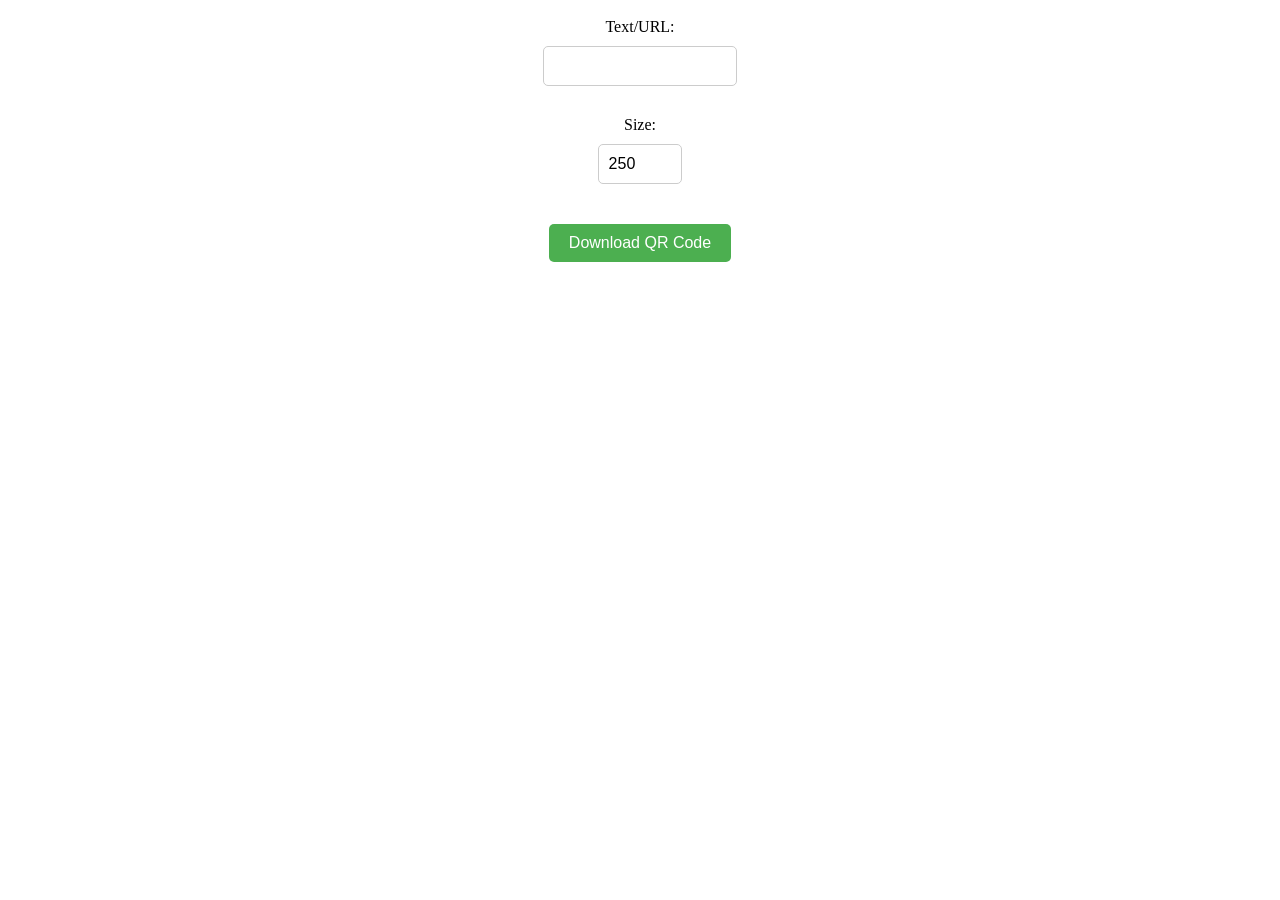
<file: html/qrgen.html>
<!DOCTYPE html>
  <html>
  <head>
  <meta name="viewport" content="width=device-width, initial-scale=1">
  <style>
  * {
  box-sizing: border-box;
  }
  body {
  display: flex;
  flex-direction: column;
  align-items: center;
  }
  div {
  margin: 10px;
  display: flex;
  flex-direction: column;
  align-items: center;
  }
  input[type="text"],
  input[type="number"] {
  width: 80%;
  padding: 10px;
  margin: 10px;
  font-size: 16px;
  border-radius: 5px;
  border: 1px solid #ccc;
  }
  button {
  padding: 10px 20px;
  font-size: 16px;
  margin: 10px;
  border-radius: 5px;
  border: none;
  background-color: #4CAF50;
  color: white;
  cursor: pointer;
  }
  </style>
  <script src="../lib/kjua.min.js"></script>
  <script>
  function generateQR() {
  var text = document.getElementById("textInput").value;
  var size = document.getElementById("sizeInput").value;
  var qrDiv = document.getElementById("qr");
  qrDiv.innerHTML = "";
  var qrCode = kjua({
  render: "canvas",
  text: text,
  size: size,
  background: "#ffffff",
  foreground: "#000000",
  });
  qrDiv.appendChild(qrCode);
  }

  function downloadQR() {
  var canvas = document.querySelector("#qr canvas");
  var img = new Image();
  img.src = canvas.toDataURL();
  var link = document.createElement("a");
  link.download = "qrcode.png";
  link.href = img.src;
  link.click();
  }
  </script>
  </head>
  <body>
  <div>
  <label for="textInput">Text/URL: </label>
  <input type="text" id="textInput" oninput="generateQR()"/>
  </div>
  <div>
  <label for="sizeInput">Size: </label>
  <input type="number" id="sizeInput" value="250" min="100" max="1000" oninput="generateQR()"/>
  </div>
  <div>
  <button onclick="downloadQR()">Download QR Code</button>
  </div>
  <div id="qr" style="margin: 10px;"></div>
</body>
</html>
</file>
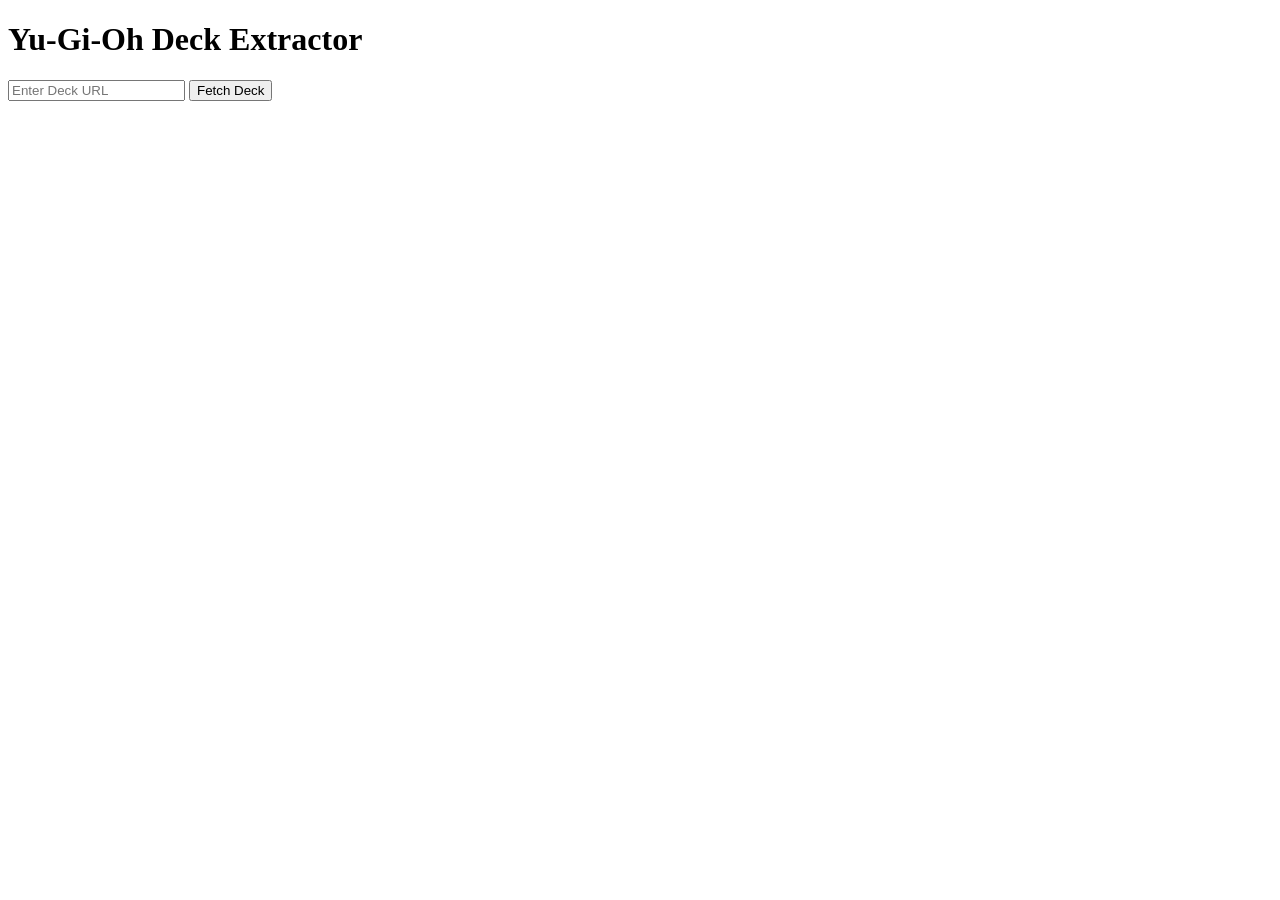
<file: html/test.html>
<!DOCTYPE html>
<html lang="en">
<head>
    <meta charset="UTF-8">
    <meta name="viewport" content="width=device-width, initial-scale=1.0">
    <title>Yu-Gi-Oh Deck Extractor</title>
</head>
<body>
    <h1>Yu-Gi-Oh Deck Extractor</h1>
    <input type="text" id="deckUrl" placeholder="Enter Deck URL" />
    <button id="fetchDeck">Fetch Deck</button>
    <pre id="output"></pre>
    <button id="download" style="display:none;">Download Decklist</button>
    <button id="downloadLogs" style="display:none;">Download Fetch Logs</button>

    <script>
        document.getElementById('fetchDeck').addEventListener('click', async () => {
            const urlInput = document.getElementById('deckUrl').value;
            const originalUrl = urlInput.replace(/&request_locale=jp/, '&request_locale=en');
            const proxyUrl = `https://api.allorigins.win/get?url=${encodeURIComponent(originalUrl)}`;

            try {
                const response = await fetch(proxyUrl);
                const data = await response.json();
                const text = data.contents;

                const logDetails = {
                    url: proxyUrl,
                    status: response.status,
                    headers: Array.from(response.headers.entries()).map(([key, value]) => `${key}: ${value}`).join('\n'),
                    body: text
                };
                console.log('Fetch Response:', logDetails);

                const mainDeck = extractDeck(text, 'deck_text', 'extra_list');
                const extraDeck = extractDeck(text, 'extra_list', 'side_list');
                const sideDeck = extractDeck(text, 'side_list', 'deck_text');

                const output = formatDeck(mainDeck, extraDeck, sideDeck);
                document.getElementById('output').textContent = output;
                document.getElementById('download').style.display = 'block';
                document.getElementById('download').onclick = () => downloadFile(output);
                
                document.getElementById('downloadLogs').style.display = 'block';
                document.getElementById('downloadLogs').onclick = () => downloadFile(JSON.stringify(logDetails, null, 2), 'fetch_log.txt');

            } catch (error) {
                console.error('Error fetching the deck:', error);
            }
        });

        function extractDeck(html, startId, endId) {
            const startRegex = new RegExp(`<table id="${startId}" class="deck_list">[\\s\\S]*?<tbody>([\\s\\S]*?)</tbody>`, 'i');
            const endRegex = new RegExp(`<table id="${endId}" class="deck_list">`, 'i');

            const startMatch = html.match(startRegex);
            if (!startMatch) return [];

            const deckContent = html.substring(startMatch.index + startMatch[0].length, endRegex ? endRegex.index : html.length);

            const cardRegex = /<tr class=' row' title=".*?">[\s\S]*?<td class="row_num">.*?<\/td>[\s\S]*?<td class="card_name">[\s\S]*?<span>(.*?)<\/span>[\s\S]*?<td class="num">[\s\S]*?<span>(\d+)<\/span>/g;
            const cards = [];
            let cardMatch;

            while ((cardMatch = cardRegex.exec(deckContent)) !== null) {
                cards.push({ name: cardMatch[1].trim(), amount: cardMatch[2].trim() });
            }

            return cards;
        }

        function formatDeck(mainDeck, extraDeck, sideDeck) {
            let output = '#main\n';
            mainDeck.forEach(card => {
                output += `${card.amount} ${card.name}\n`;
            });

            output += '\n#extra\n';
            extraDeck.forEach(card => {
                output += `${card.amount} ${card.name}\n`;
            });

            output += '\n!side\n';
            sideDeck.forEach(card => {
                output += `${card.amount} ${card.name}\n`;
            });

            return output;
        }

        function downloadFile(content, filename = 'decklist.txt') {
            const blob = new Blob([content], { type: 'text/plain' });
            const url = URL.createObjectURL(blob);
            const a = document.createElement('a');
            a.href = url;
            a.download = filename;
            document.body.appendChild(a);
            a.click();
            document.body.removeChild(a);
            URL.revokeObjectURL(url);
        }
    </script>
</body>
</html>
</file>
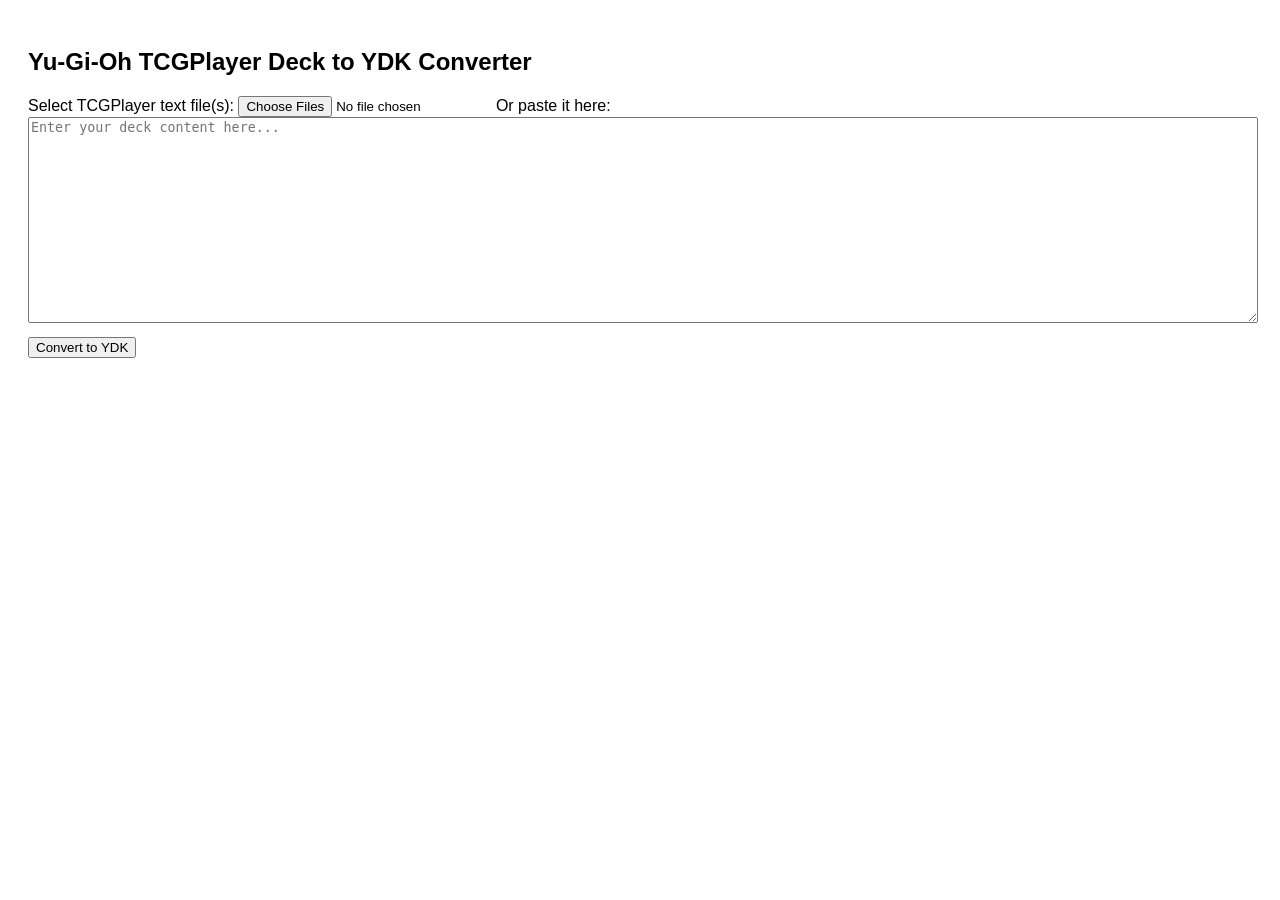
<file: html/text2ydk.html>
<!DOCTYPE html>
<html lang="en">
<head>
    <meta charset="UTF-8">
    <meta name="viewport" content="width=device-width, initial-scale=1.0">
    <title>Yu-Gi-Oh TCGPlayer Deck to YDK Converter</title>
    <style>
        body {
            font-family: Arial, sans-serif;
            padding: 20px;
        }
        textarea {
            width: 100%;
            height: 200px;
        }
        button {
            margin-top: 10px;
        }
    </style>
    <script src="../lib/jszip.min.js"></script>
</head>
<body>
    <h2>Yu-Gi-Oh TCGPlayer Deck to YDK Converter</h2>
    <form id="converterForm">
        <label for="fileInput">Select TCGPlayer text file(s):</label>
        <input type="file" id="fileInput" accept=".txt" multiple>
        <label for="textInput">Or paste it here:</label>
        <br>
        <textarea id="textInput" placeholder="Enter your deck content here..."></textarea>
        <br>
        <button type="submit">Convert to YDK</button>
    </form>
    <div id="downloadLinkContainer" style="display:none;">
        <a id="downloadLink" href="#" download="deck.ydk">Download YDK File</a>
    </div>
    <div id="ydkeUrlContainer" style="display:none;">
        <button id="copyUrlButton">Copy YDKE URL to Clipboard</button>
        <pre id="ydkeUrl" style="display:inline-block; padding: 5px; background-color: #f4f4f4; border: 1px solid #ccc;"></pre>
        <p id="copyFeedback" style="color: green; display: none;">YDKE URL copied!</p>
    </div>
    <div id="logDownloadContainer" style="display:none;">
        <a id="logDownloadLink" href="#" download="error_log.txt">Download Error Log</a>
    </div>
    <script src="../js/text2ydk.js"></script>
</body>
</html>
</file>
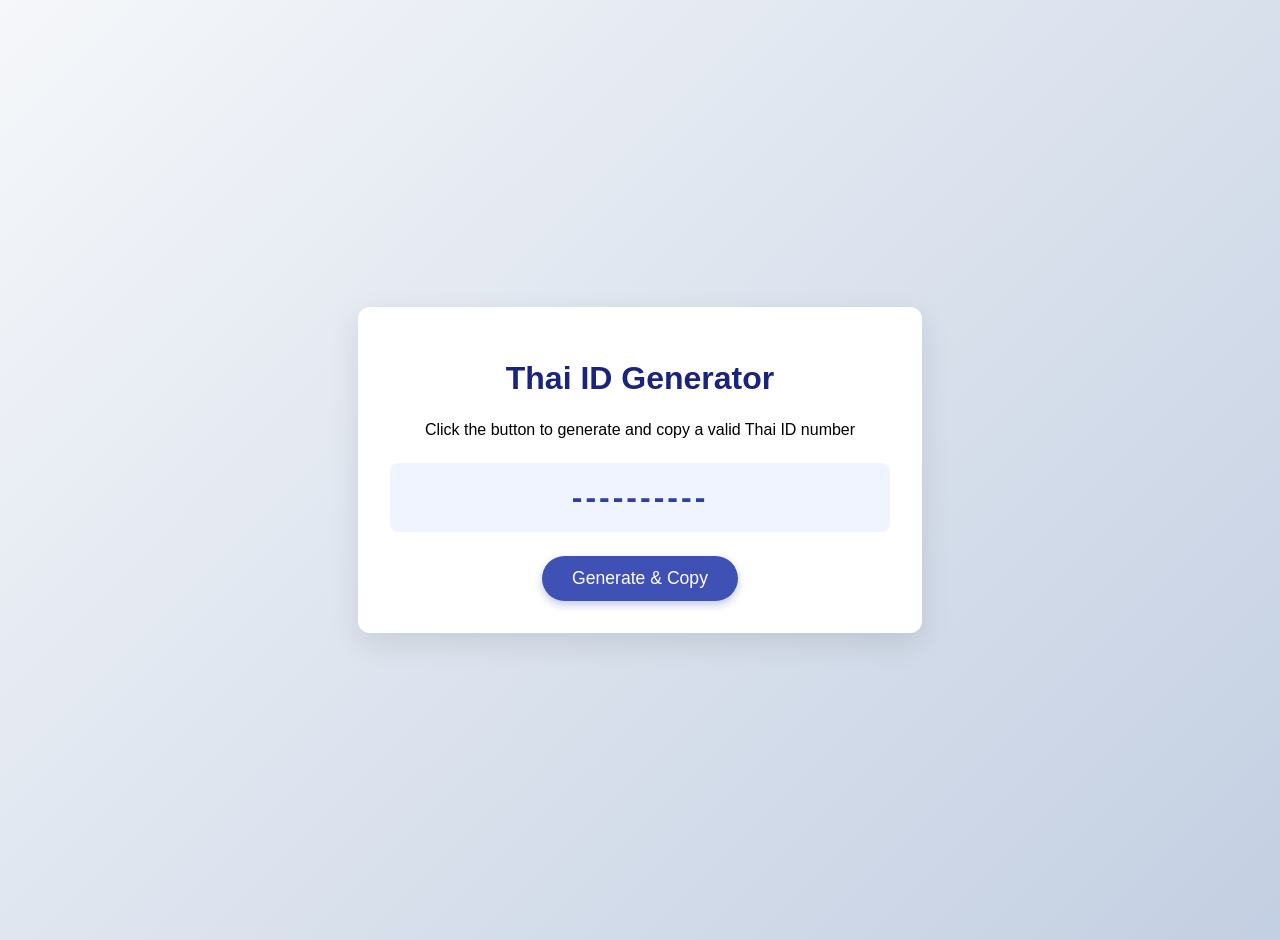
<file: html/thaiidgen.html>
<!DOCTYPE html>
<html lang="en">
<head>
    <meta charset="UTF-8">
    <meta name="viewport" content="width=device-width, initial-scale=1.0">
    <title>Thai ID Generator</title>
    <style>
        body {
            font-family: 'Segoe UI', Tahoma, sans-serif;
            display: flex;
            justify-content: center;
            align-items: center;
            min-height: 100vh;
            background: linear-gradient(135deg, #f5f7fa 0%, #c3cfe2 100%);
            margin: 0;
            padding: 20px;
        }
        .container {
            text-align: center;
            background: white;
            padding: 2rem;
            border-radius: 12px;
            box-shadow: 0 10px 30px rgba(0, 0, 0, 0.1);
            width: 100%;
            max-width: 500px;
        }
        h1 {
            color: #1a237e;
            margin-bottom: 1.5rem;
        }
        .result {
            font-size: 2rem;
            letter-spacing: 3px;
            font-weight: bold;
            color: #303f9f;
            margin: 1.5rem 0;
            padding: 1rem;
            background-color: #f0f4ff;
            border-radius: 8px;
        }
        .btn {
            background: #3f51b5;
            color: white;
            border: none;
            padding: 12px 30px;
            font-size: 1.1rem;
            border-radius: 50px;
            cursor: pointer;
            transition: all 0.3s ease;
            box-shadow: 0 4px 8px rgba(63, 81, 181, 0.3);
        }
        .btn:hover {
            background: #303f9f;
            transform: translateY(-2px);
            box-shadow: 0 6px 12px rgba(63, 81, 181, 0.4);
        }
        .btn:active {
            transform: translateY(0);
        }
        .toast {
            position: fixed;
            bottom: 20px;
            left: 50%;
            transform: translateX(-50%) translateY(100px);
            background: #4caf50;
            color: white;
            padding: 15px 30px;
            border-radius: 50px;
            box-shadow: 0 5px 15px rgba(0,0,0,0.2);
            opacity: 0;
            transition: all 0.3s ease;
        }
        .toast.show {
            opacity: 1;
            transform: translateX(-50%) translateY(0);
        }
        .footer {
            margin-top: 2rem;
            font-size: 0.9rem;
            color: #666;
        }
    </style>
</head>
<body>
    <div class="container">
        <h1>Thai ID Generator</h1>
        <p>Click the button to generate and copy a valid Thai ID number</p>
        <div class="result" id="idDisplay">----------</div>
        <button class="btn" onclick="generateAndCopy()">Generate & Copy</button>
        <div class="toast" id="toast">Thai ID copied to clipboard!</div>
    </div>

    <script>
        function ID() {
            const d1 = '1';
            const d2 = '1';
            const d3 = '0';
            const d4_5 = String(Math.floor(Math.random() * 50) + 1).padStart(2, '0');
            const d6_10 = String(Math.floor(Math.random() * 99999) + 1).padStart(5, '0');
            const d11_12 = String(Math.floor(Math.random() * 99) + 1).padStart(2, '0');

            const d1_12 = d1 + d2 + d3 + d4_5 + d6_10 + d11_12;
            
            let sum = 0;
            for (let i = 0; i < 12; i++) {
                const digit = parseInt(d1_12.charAt(i), 10);
                const weight = 13 - i; 
                sum += digit * weight;
            }
            const x = sum % 11;
            const d13 = (11 - x) % 10;

            return d1_12 + d13;
        }

        function copyToClipboard(text) {
            const textarea = document.createElement('textarea');
            textarea.value = text;
            document.body.appendChild(textarea);
            textarea.select();
            document.execCommand('copy');
            document.body.removeChild(textarea);
        }

        function showToast() {
            const toast = document.getElementById('toast');
            toast.classList.add('show');
            setTimeout(() => {
                toast.classList.remove('show');
            }, 2000);
        }

        function generateAndCopy() {
            const thaiID = ID();
            document.getElementById('idDisplay').textContent = 
                thaiID.replace(/(\d{1})(\d{4})(\d{5})(\d{2})(\d{1})/, '$1-$2-$3-$4-$5');
            copyToClipboard(thaiID);
            showToast();
        }
    </script>
</body>
</html>
</file>
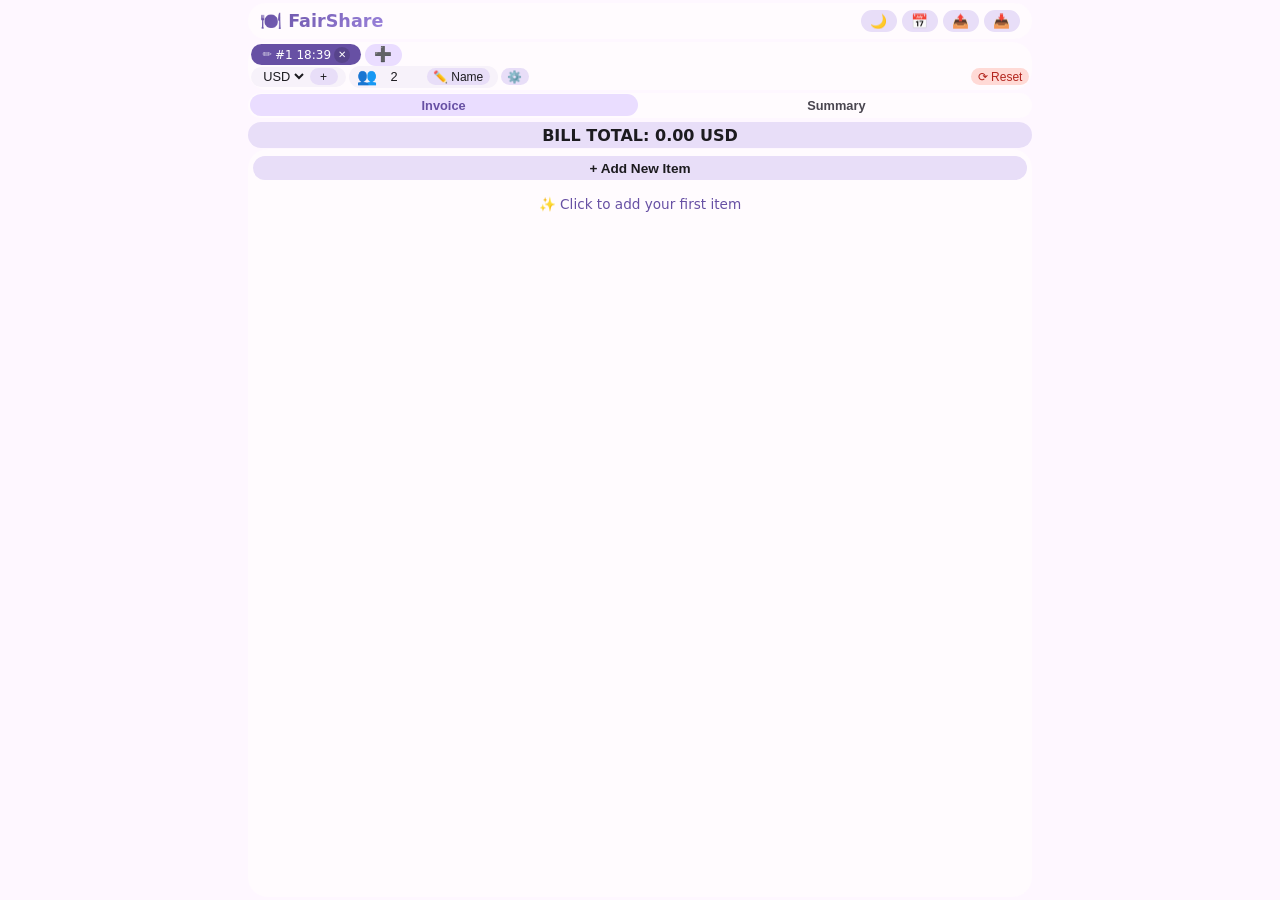
<file: fairshare/html/fairshare.html>
<!DOCTYPE html>
<html lang="en">
<head>
    <meta charset="UTF-8">
    <meta name="viewport" content="width=device-width, initial-scale=1.0, user-scalable=yes, viewport-fit=cover">
    <title>FairShare – Split bills fairly</title>
    <link rel="stylesheet" href="../css/fairshare-style.css">
    <link rel="manifest" href="../js/fairshare-manifest.json">
    <link rel="apple-touch-icon" href="../image/fairshare-icons/icon-192.png">
    <meta name="theme-color" content="#6750A4">
</head>
<body>
<div class="app-container">
    <header class="header">
        <div class="logo">🍽️ FairShare</div>
        <div class="header-actions">
            <button class="icon-btn" id="themeToggleBtn" aria-label="Toggle dark mode">🌙</button>
            <button class="icon-btn" id="historyBtn">📅</button>
            <button class="icon-btn" id="exportBtn">📤</button>
            <button class="icon-btn" id="importBtn">📥</button>
        </div>
    </header>

    <div class="top-controls">
        <div class="invoice-tabs-container">
            <div class="invoice-tabs" id="invoiceTabs"></div>
            <button class="new-bill-tab" id="newBillTabBtn" title="New bill">➕</button>
        </div>
        <div class="controls-row">
            <div class="controls-left">
                <div class="currency-selector">
                    <select id="globalCurrencySelect"></select>
                    <button id="addCurrencyBtn" class="icon-btn tiny">+</button>
                </div>
                <div class="people-selector">
                    <label for="peopleCount">👥</label>
                    <input type="number" id="peopleCount" min="1" value="2">
                    <button class="icon-btn tiny" id="editNamesBtn">✏️ Name</button>
                </div>
                    <button id="toggleSettingsBtn" class="icon-btn tiny" title="Bill settings">⚙️</button>
            </div>
            <div class="controls-right">
                <button class="icon-btn tiny danger" id="resetInvoiceBtn">⟳ Reset</button>
            </div>
        </div>
        <!-- Settings panel moved here, directly under controls-row -->
            <div id="settingsCollapsible" class="settings-row-compact collapsed">
                <label class="setting-compact"><input type="checkbox" id="enableSC">+SC<input type="text" id="scPercent" value="10">%</label>
                <label class="setting-compact"><input type="checkbox" id="enableVAT">+VAT<input type="text" id="vatPercent" value="7">%</label>
                <div class="setting-compact">
                    <select id="discountType"><option value="amount">-$</option><option value="percent">-%</option></select>
                    <input type="text" id="discountValue" value="" placeholder="0">
                </div>
                <div class="discount-timing-buttons">
                    <button class="timing-btn" data-timing="beforeSC">Before SC</button>
                    <button class="timing-btn" data-timing="beforeVAT">Before VAT</button>
                    <button class="timing-btn active" data-timing="afterAll">After SC+VAT</button>
                </div>
            </div>
    </div>

    <div class="main-tabs" role="tablist">
        <button class="tab-btn active" data-tab="invoice">Invoice</button>
        <button class="tab-btn" data-tab="summary">Summary</button>
    </div>

    <div class="dynamic-area">
        <div id="invoiceTab" class="tab-panel active-panel">
            <div class="bill-total" id="invoiceTotalDisplay">TOTAL: 0.00 USD</div>
            <div id="itemsContainer" class="items-list">
                <div class="empty-message">✨ Click to add your first item</div>
            </div>
        </div>

        <div id="summaryTab" class="tab-panel">
            <div class="receipt-box" id="receiptView">Loading...</div>
            <div class="shares-box" id="sharesView"></div>
            <div class="summary-actions">
                <button class="icon-btn" id="printSummaryBtn">🖨️ Print</button>
                <button class="icon-btn" id="exportCsvBtn">📎 CSV</button>
            </div>
        </div>
    </div>
</div>

<div id="historyModal" class="modal hidden">
    <div class="modal-content">
        <div class="modal-header">
            <h3>📆 Invoice History</h3>
            <button id="closeHistoryBtn" class="icon-btn">✖ Close</button>
        </div>
        <div class="calendar-header">
            <button id="prevMonthBtn">◀</button>
            <span id="monthYearDisplay"></span>
            <button id="nextMonthBtn">▶</button>
        </div>
        <div id="calendarGrid" class="calendar-grid"></div>
        <div id="selectedDayInvoices" class="selected-invoices"></div>
        <button id="deleteSelectedInvoiceBtn" class="icon-btn danger">Delete Selected Date Invoices</button>
    </div>
</div>

<script src="../js/fairshare-script.js"></script>

<script>
if ('serviceWorker' in navigator) {
    window.addEventListener('load', () => {
        navigator.serviceWorker.register('../fairshare-sw.js')
            .then(reg => console.log('Service Worker registered:', reg))
            .catch(err => console.error('Service Worker registration failed:', err));
    });
}
</script>
</body>
</html>
</file>
<file: fairshare/css/fairshare-style.css>
/* ========================
   ULTRA COMPACT – DARK MODE SUPPORT
   ======================== */
* {
    box-sizing: border-box;
    -webkit-tap-highlight-color: transparent;
}

/* Light mode (default) */
:root {
    --bg: #fef7ff;
    --surface: #fffbfe;
    --surface-variant: #f7f2fa;
    --on-surface: #1c1b1f;
    --on-surface-variant: #49454f;
    --primary: #6750A4;
    --primary-light: #eaddff;
    --primary-container: #e8def8;
    --outline: #79747e;
    --error: #b3261e;
    --error-bg: #ffdad6;
    --border-light: #e7e0ec;
}

body.dark-mode {
    --bg: #1c1b1f;
    --surface: #2b2a2f;
    --surface-variant: #3c3a40;
    --on-surface: #e6e1e5;
    --on-surface-variant: #cac4d0;
    --primary: #d0bcff;
    --primary-light: #4a3a6e;
    --primary-container: #4a3a6e;
    --outline: #938f99;
    --error: #f2b8b5;
    --error-bg: #5c1e1a;
    --border-light: #3c3a40;
}

body {
    font-family: system-ui, -apple-system, 'Segoe UI', sans-serif;
    background: var(--bg);
    margin: 0;
    height: 100vh;
    overflow: hidden;
    color: var(--on-surface);
    transition: background 0.2s, color 0.2s;
}

.app-container {
    display: flex;
    flex-direction: column;
    height: 100vh;
    max-width: 800px;
    margin: 0 auto;
    background: var(--bg);
    padding: 0.2rem 0.5rem;
    gap: 0.2rem;
}

/* Header */
.header {
    flex: 0 0 auto;
    display: flex;
    justify-content: space-between;
    align-items: center;
    background: var(--surface);
    border-radius: 20px;
    padding: 0 0.75rem;
    gap: 0.5rem;
    flex-wrap: nowrap;
    min-height: 36px;
}
.logo {
    font-weight: 700;
    font-size: 1.1rem;
    background: linear-gradient(135deg, var(--primary), #9A82DB);
    background-clip: text;
    -webkit-background-clip: text;
    color: transparent;
    white-space: nowrap;
}
.header-actions {
    display: flex;
    gap: 0.3rem;
    flex-wrap: nowrap;
}
.icon-btn {
    background: var(--primary-container);
    border: none;
    border-radius: 30px;
    padding: 0.2rem 0.6rem;
    font-size: 0.85rem;
    font-weight: 500;
    cursor: pointer;
    min-width: 36px;
    display: inline-flex;
    align-items: center;
    justify-content: center;
    gap: 0.2rem;
    white-space: nowrap;
    color: var(--on-surface);
}
.icon-btn.tiny {
    padding: 0.1rem 0.4rem;
    font-size: 0.75rem;
    min-width: 28px;
}
.icon-btn.danger {
    background: var(--error-bg);
    color: var(--error);
}

/* Top controls */
.top-controls {
    flex: 0 0 auto;
    display: flex;
    flex-direction: column;
    background: var(--surface);
    border-radius: 20px;
    padding: 0.1rem 0.2rem;
    gap: 0;
    margin: 0;
}
.invoice-tabs-container {
    display: flex;
    align-items: center;
    gap: 0.2rem;
    overflow-x: auto;
    scrollbar-width: thin;
    padding: 0;
    margin: 0;
}

.invoice-tabs {
    display: inline-flex;
    gap: 0.2rem;
    flex: 0 0 auto;   
}
/* Invoice tab as a div (non-button) for better click handling */
.invoice-tab {
    background: var(--primary-container);
    border: none;
    border-radius: 30px;
    padding: 0.15rem 0.7rem;
    font-size: 0.75rem;
    font-weight: 500;
    cursor: pointer;
    display: inline-flex;
    align-items: center;
    gap: 0.2rem;
    white-space: nowrap;
    color: var(--on-surface);
    transition: background 0.1s;
}
.invoice-tab.active {
    background: var(--primary);
    color: white;
}
.invoice-tab .edit-invoice-name {
    background: none;
    border: none;
    font-size: 0.7rem;
    cursor: pointer;
    padding: 0;
    margin: 0;
    color: inherit;
    opacity: 0.7;
    font-family: inherit;
}
.invoice-tab.active .edit-invoice-name {
    color: white;
}
.close-tab {
    display: inline-flex;
    align-items: center;
    justify-content: center;
    width: 16px;
    height: 16px;
    font-size: 10px;
    border-radius: 50%;
    background: rgba(0,0,0,0.15);
    cursor: pointer;
    line-height: 1;
}
.new-bill-tab {
    background: var(--primary-light);
    border: none;
    border-radius: 30px;
    padding: 0.15rem 0.6rem;
    font-size: 0.9rem;
    font-weight: bold;
    cursor: pointer;
    color: var(--primary);
    white-space: nowrap;
}
.controls-row {
    display: flex;
    flex-wrap: wrap;
    align-items: center;
    justify-content: space-between;
    gap: 0.2rem;
    margin: 0;
    padding: 0;
}
.controls-left {
    display: flex;
    flex-wrap: wrap;
    align-items: center;
    gap: 0.2rem;
}
.controls-right {
    display: flex;
    align-items: center;
    gap: 0.2rem;
}
.currency-selector, .people-selector {
    display: flex;
    align-items: center;
    gap: 0.15rem;
    background: var(--surface-variant);
    border-radius: 30px;
    padding: 0.1rem 0.5rem;
}
.currency-selector select, .people-selector input {
    background: none;
    border: none;
    font-size: 0.8rem;
    font-weight: 500;
    width: auto;
    color: var(--on-surface);
}
.people-selector input {
    width: 45px;
    text-align: center;
}

/* Settings row - collapsible, now directly under controls-row */
.settings-row-compact {
    flex: 0 0 auto;
    display: flex;
    flex-wrap: wrap;
    align-items: center;
    justify-content: flex-start;
    gap: 0.2rem;
    background: var(--surface-variant);
    border-radius: 20px;
    padding: 0.2rem;
    margin-top: 0.2rem;
    font-size: 0.7rem;
    transition: all 0.2s;
}
.settings-row-compact.collapsed {
    display: none;
}
.setting-compact {
    display: inline-flex;
    align-items: center;
    gap: 0.1rem;
    background: var(--primary-container);
    border-radius: 30px;
    padding: 0.1rem 0.3rem;
    min-height: 28px;
    font-size: 0.7rem;
    white-space: nowrap;
    color: var(--on-surface);
}
.setting-compact input,
.setting-compact select {
    background: none;
    border: none;
    font-size: 0.7rem;
    padding: 0;
    color: var(--on-surface);
}
.setting-compact input {
    width: 38px;
    text-align: center;
}
.discount-timing-buttons {
    display: inline-flex;
    gap: 0.1rem;
    align-items: center;
    flex-wrap: wrap;
}
.timing-btn {
    background: var(--primary-container);
    border: none;
    border-radius: 30px;
    padding: 0.1rem 0.3rem;
    font-size: 0.65rem;
    cursor: pointer;
    min-height: 28px;
    display: inline-flex;
    align-items: center;
    line-height: 1.2;
    white-space: nowrap;
    color: var(--on-surface);
}
.timing-btn.active {
    background: var(--primary);
    color: white;
}

/* Main tabs */
.main-tabs {
    flex: 0 0 auto;
    display: flex;
    gap: 0.3rem;
    background: var(--surface);
    border-radius: 40px;
    padding: 0.1rem;
}
.tab-btn {
    flex: 1;
    background: none;
    border: none;
    padding: 0.2rem;
    font-size: 0.8rem;
    font-weight: 600;
    border-radius: 40px;
    cursor: pointer;
    text-align: center;
    line-height: 1.2;
    box-sizing: border-box;
    color: var(--on-surface-variant);
}
.tab-btn.active {
    background: var(--primary-light);
    color: var(--primary);
}
body.dark-mode .tab-btn.active {
    color: #d0bcff;
}

/* Dynamic area */
.dynamic-area {
    flex: 1 1 auto;
    display: flex;
    flex-direction: column;
    min-height: 0;
    overflow-y: auto;
}
.tab-panel {
    flex: 1;
    display: flex;
    flex-direction: column;
    min-height: 0;
    padding: 0;
}
.tab-panel.active-panel {
    display: flex;
}
.tab-panel:not(.active-panel) {
    display: none;
}

/* Items list */
.items-list {
    flex: 1 1 auto;
    background: var(--surface);
    border-radius: 20px;
    padding: 0.3rem;
    display: flex;
    flex-direction: column;
    gap: 0.2rem;
}
.empty-message {
    text-align: center;
    color: var(--primary);
    padding: 0.8rem;
    font-size: 0.85rem;
}
.item-card {
    border-bottom: 1px solid var(--border-light);
    padding: 0.2rem 0;
}
.item-row {
    display: flex;
    align-items: center;
    gap: 0.2rem;
    flex-wrap: wrap;
    justify-content: space-between;
}
.item-left {
    display: flex;
    align-items: center;
    gap: 0.2rem;
    flex-wrap: wrap;
    flex: 1;
}
.item-desc {
    flex: 2;
    min-width: 100px;
    background: var(--surface-variant);
    border: none;
    border-radius: 30px;
    padding: 0.2rem 0.6rem;
    font-size: 0.85rem;
    color: var(--on-surface);
}
.item-amount-input {
    width: 85px;
    background: var(--surface-variant);
    border: none;
    border-radius: 30px;
    padding: 0.2rem 0.5rem;
    font-size: 0.85rem;
    color: var(--on-surface);
}
.currency-badge {
    background: var(--primary-container);
    border-radius: 30px;
    padding: 0.15rem 0.5rem;
    font-size: 0.75rem;
    font-weight: 500;
    color: var(--on-surface);
}
.delete-item {
    background: var(--error-bg);
    border: none;
    border-radius: 30px;
    padding: 0.15rem 0.6rem;
    font-size: 0.75rem;
    cursor: pointer;
    color: var(--error);
}
.payer-chips {
    display: flex;
    flex-wrap: wrap;
    gap: 0.2rem;
    margin-top: 0.2rem;
}
.payer-chip {
    background: var(--primary-container);
    border-radius: 30px;
    padding: 0.15rem 0.7rem;
    font-size: 0.75rem;
    font-weight: 500;
    cursor: pointer;
    color: var(--on-surface);
}
.payer-chip.active {
    background: var(--primary);
    color: white;
}
.add-item-btn {
    background: var(--primary-container);
    border: none;
    border-radius: 30px;
    padding: 0.3rem;
    font-weight: 600;
    font-size: 0.85rem;
    width: 100%;
    cursor: pointer;
    margin-top: 0.1rem;
    color: var(--on-surface);
}
.bill-total {
    background: var(--primary-container);
    text-align: center;
    font-weight: 700;
    font-size: 1rem;
    padding: 0.2rem;
    border-radius: 20px;
    margin: 0.1rem 0;
    color: var(--on-surface);
}

/* Summary tab */
.receipt-box, .shares-box {
    background: var(--surface);
    border-radius: 20px;
    padding: 0.5rem;
    margin-bottom: 0.6rem;
    font-family: monospace;
    font-size: 0.8rem;
    white-space: pre-wrap;
    overflow-x: auto;
    flex-shrink: 0;
    color: var(--on-surface);
}
.shares-box {
    font-family: system-ui;
}
.summary-actions {
    display: flex;
    gap: 0.5rem;
    justify-content: flex-end;
}

/* Modal */
.modal {
    position: fixed;
    top: 0; left: 0;
    width: 100%; height: 100%;
    background: rgba(0,0,0,0.5);
    display: flex;
    align-items: center;
    justify-content: center;
    z-index: 1000;
}
.modal-content {
    background: var(--surface);
    border-radius: 28px;
    padding: 0.8rem;
    width: 90%;
    max-width: 500px;
    max-height: 80vh;
    overflow-y: auto;
    color: var(--on-surface);
}
.hidden {
    display: none;
}
.calendar-grid {
    display: grid;
    grid-template-columns: repeat(7, 1fr);
    gap: 0.2rem;
    text-align: center;
}
.calendar-day {
    padding: 0.25rem;
    border-radius: 40px;
    background: var(--surface-variant);
    font-size: 0.75rem;
    cursor: pointer;
    color: var(--on-surface);
}
.calendar-day.has-invoice {
    background: var(--primary-light);
}
.calendar-day.selected {
    background: var(--primary);
    color: white;
}
.selected-invoices .invoice-list-item {
    background: var(--surface-variant);
    margin: 0.4rem 0;
    padding: 0.3rem;
    border-radius: 28px;
    display: flex;
    justify-content: space-between;
    align-items: center;
    flex-wrap: wrap;
    gap: 0.3rem;
}
.receipt-item {
    display: flex;
    flex-direction: column;
    margin-bottom: 0.2rem;
}
.receipt-label {
    font-weight: normal;
}
.receipt-amount {
    font-family: monospace;
    font-size: 0.8rem;
    white-space: pre;     
    margin-left: 1rem;   
}
.receipt-separator {
    margin: 0.5rem 0;
    height: 1px;
    background: var(--border-light);
    border: none;
}
.receipt-total {
    margin-top: 0.3rem;
}
</file>
